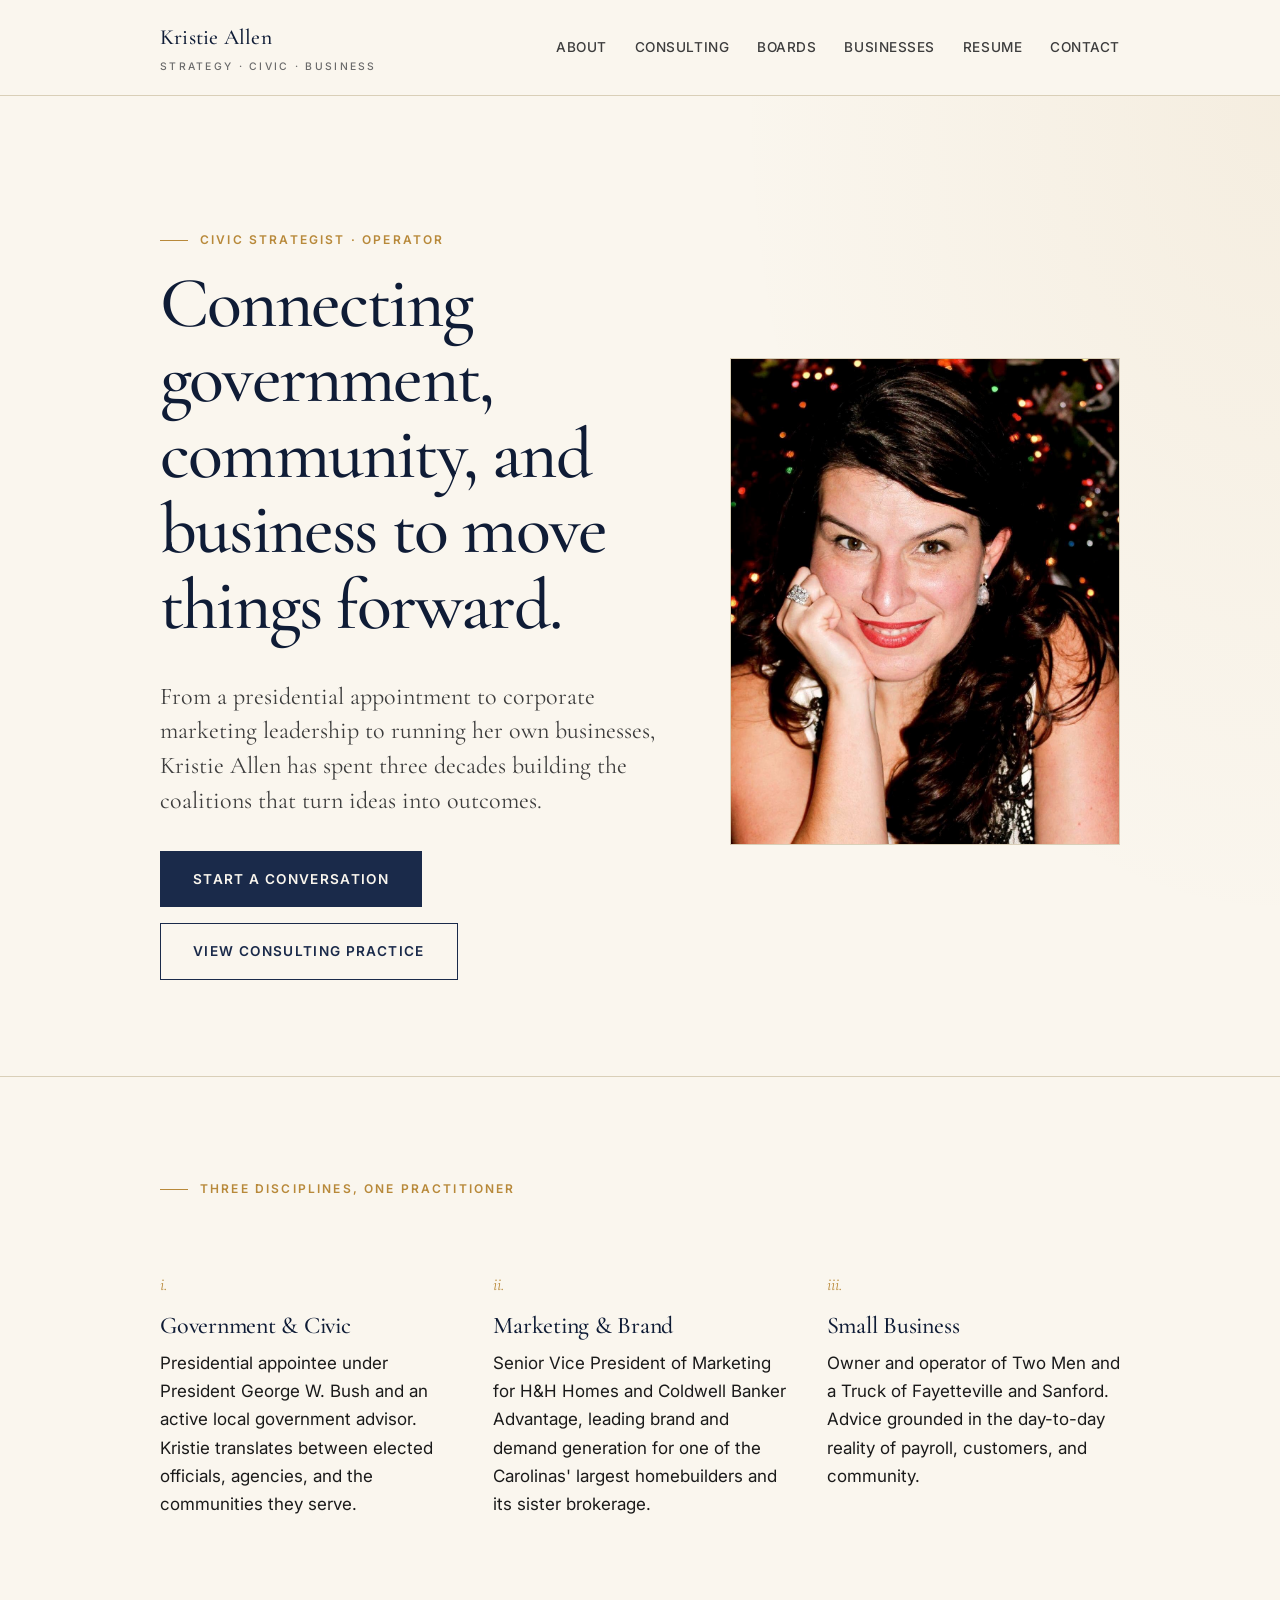
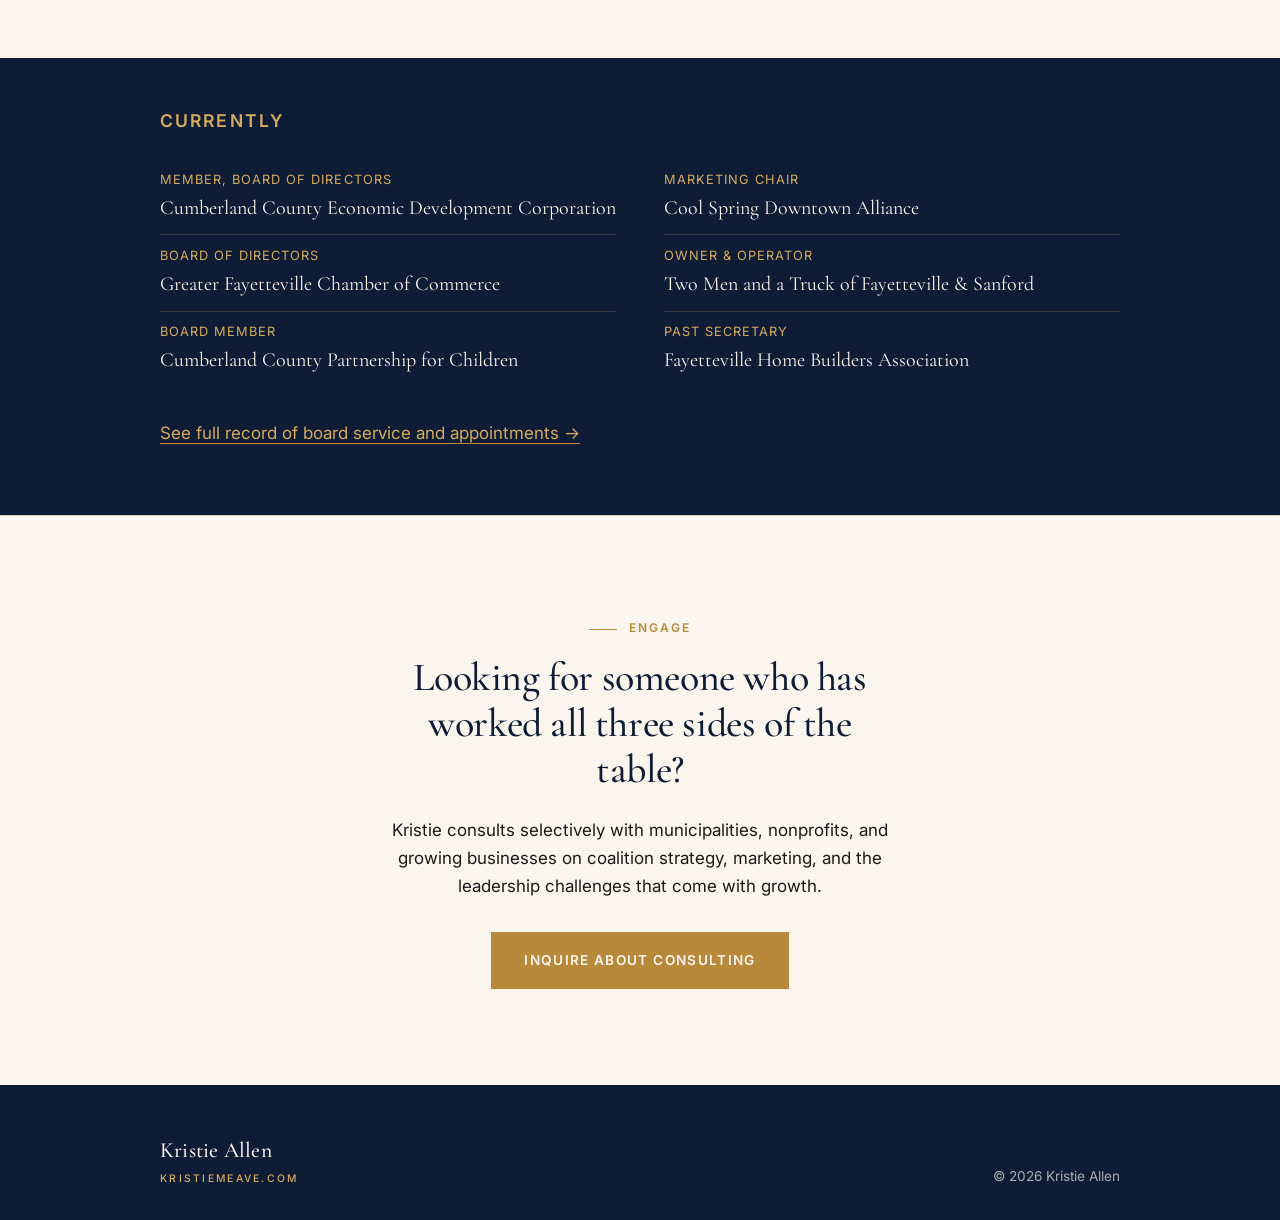
<file: index.html>
<!doctype html>
<html lang="en">
<head>
<meta charset="utf-8">
<meta name="viewport" content="width=device-width, initial-scale=1">
<title>Kristie Allen</title>
<meta name="description" content="Kristie Allen is a civic strategist, marketing executive, and small business owner in Fayetteville, NC.">
<link rel="preconnect" href="https://fonts.googleapis.com">
<link rel="preconnect" href="https://fonts.gstatic.com" crossorigin>
<link href="https://fonts.googleapis.com/css2?family=Cormorant+Garamond:ital,wght@0,400;0,500;0,600;1,400;1,500&family=Inter:wght@400;500;600;700&family=JetBrains+Mono:wght@400;500&display=swap" rel="stylesheet">
<link rel="stylesheet" href="assets/css/style.css">
</head>
<body>

<header class="site-header">
  <div class="site-header__inner">
    <a href="index.html" class="brand">Kristie Allen<small>Strategy &middot; Civic &middot; Business</small></a>
    <button class="nav__toggle" aria-label="Menu">&#9776;</button>
    <nav class="nav">
      <a href="about.html">About</a>
      <a href="consulting.html">Consulting</a>
      <a href="boards.html">Boards</a>
      <a href="businesses.html">Businesses</a>
      <a href="resume.html">Resume</a>
      <a href="contact.html">Contact</a>
    </nav>
  </div>
</header>

<section class="hero">
  <div class="container">
    <div class="hero__grid">
      <div>
        <span class="eyebrow">Civic Strategist &middot; Operator</span>
        <h1>Connecting government, community, and business to move things forward.</h1>
        <p class="lead">From a presidential appointment to corporate marketing leadership to running her own businesses, Kristie Allen has spent three decades building the coalitions that turn ideas into outcomes.</p>
        <div class="cta-row">
          <a class="btn" href="contact.html">Start a conversation</a>
          <a class="btn btn--ghost" href="consulting.html">View consulting practice</a>
        </div>
      </div>
      <div class="hero__portrait"><img src="assets/img/kristie-portrait.jpg" alt="Kristie Allen"></div>
    </div>
  </div>
</section>

<section>
  <div class="container">
    <span class="eyebrow">Three Disciplines, One Practitioner</span>
    <div class="grid-3" style="margin-top: 2rem;">
      <div class="pillar">
        <span class="pillar__num">i.</span>
        <h3>Government &amp; Civic</h3>
        <p>Presidential appointee under President George W. Bush and an active local government advisor. Kristie translates between elected officials, agencies, and the communities they serve.</p>
      </div>
      <div class="pillar">
        <span class="pillar__num">ii.</span>
        <h3>Marketing &amp; Brand</h3>
        <p>Senior Vice President of Marketing for H&amp;H Homes and Coldwell Banker Advantage, leading brand and demand generation for one of the Carolinas' largest homebuilders and its sister brokerage.</p>
      </div>
      <div class="pillar">
        <span class="pillar__num">iii.</span>
        <h3>Small Business</h3>
        <p>Owner and operator of Two Men and a Truck of Fayetteville and Sanford. Advice grounded in the day-to-day reality of payroll, customers, and community.</p>
      </div>
    </div>
  </div>
</section>

<section class="currently">
  <div class="container">
    <h4>Currently</h4>
    <div class="grid-2" style="gap: 3rem;">
      <div>
        <div class="item"><div class="item__role">Member, Board of Directors</div><div class="item__org">Cumberland County Economic Development Corporation</div></div>
        <div class="item"><div class="item__role">Board of Directors</div><div class="item__org">Greater Fayetteville Chamber of Commerce</div></div>
        <div class="item"><div class="item__role">Board Member</div><div class="item__org">Cumberland County Partnership for Children</div></div>
      </div>
      <div>
        <div class="item"><div class="item__role">Marketing Chair</div><div class="item__org">Cool Spring Downtown Alliance</div></div>
        <div class="item"><div class="item__role">Owner &amp; Operator</div><div class="item__org">Two Men and a Truck of Fayetteville &amp; Sanford</div></div>
        <div class="item"><div class="item__role">Past Secretary</div><div class="item__org">Fayetteville Home Builders Association</div></div>
      </div>
    </div>
    <p style="margin-top: 2rem; color: rgba(250, 246, 238, 0.7);">
      <a href="boards.html" style="color: var(--gold-soft); border-color: var(--gold);">See full record of board service and appointments &rarr;</a>
    </p>
  </div>
</section>

<section>
  <div class="container--narrow" style="text-align: center;">
    <span class="eyebrow">Engage</span>
    <h2 style="max-width: 32rem; margin: 0 auto 1.5rem;">Looking for someone who has worked all three sides of the table?</h2>
    <p style="margin: 0 auto 2rem;">Kristie consults selectively with municipalities, nonprofits, and growing businesses on coalition strategy, marketing, and the leadership challenges that come with growth.</p>
    <div class="cta-row" style="justify-content: center;">
      <a class="btn btn--gold" href="contact.html">Inquire about consulting</a>
    </div>
  </div>
</section>

<footer class="site-footer">
  <div class="container">
    <a href="index.html" class="brand">Kristie Allen<small>kristiemeave.com</small></a>
    <p>&copy; <span id="year">2026</span> Kristie Allen</p>
  </div>
</footer>
<script src="assets/js/main.js"></script>
</body>
</html>
</file>
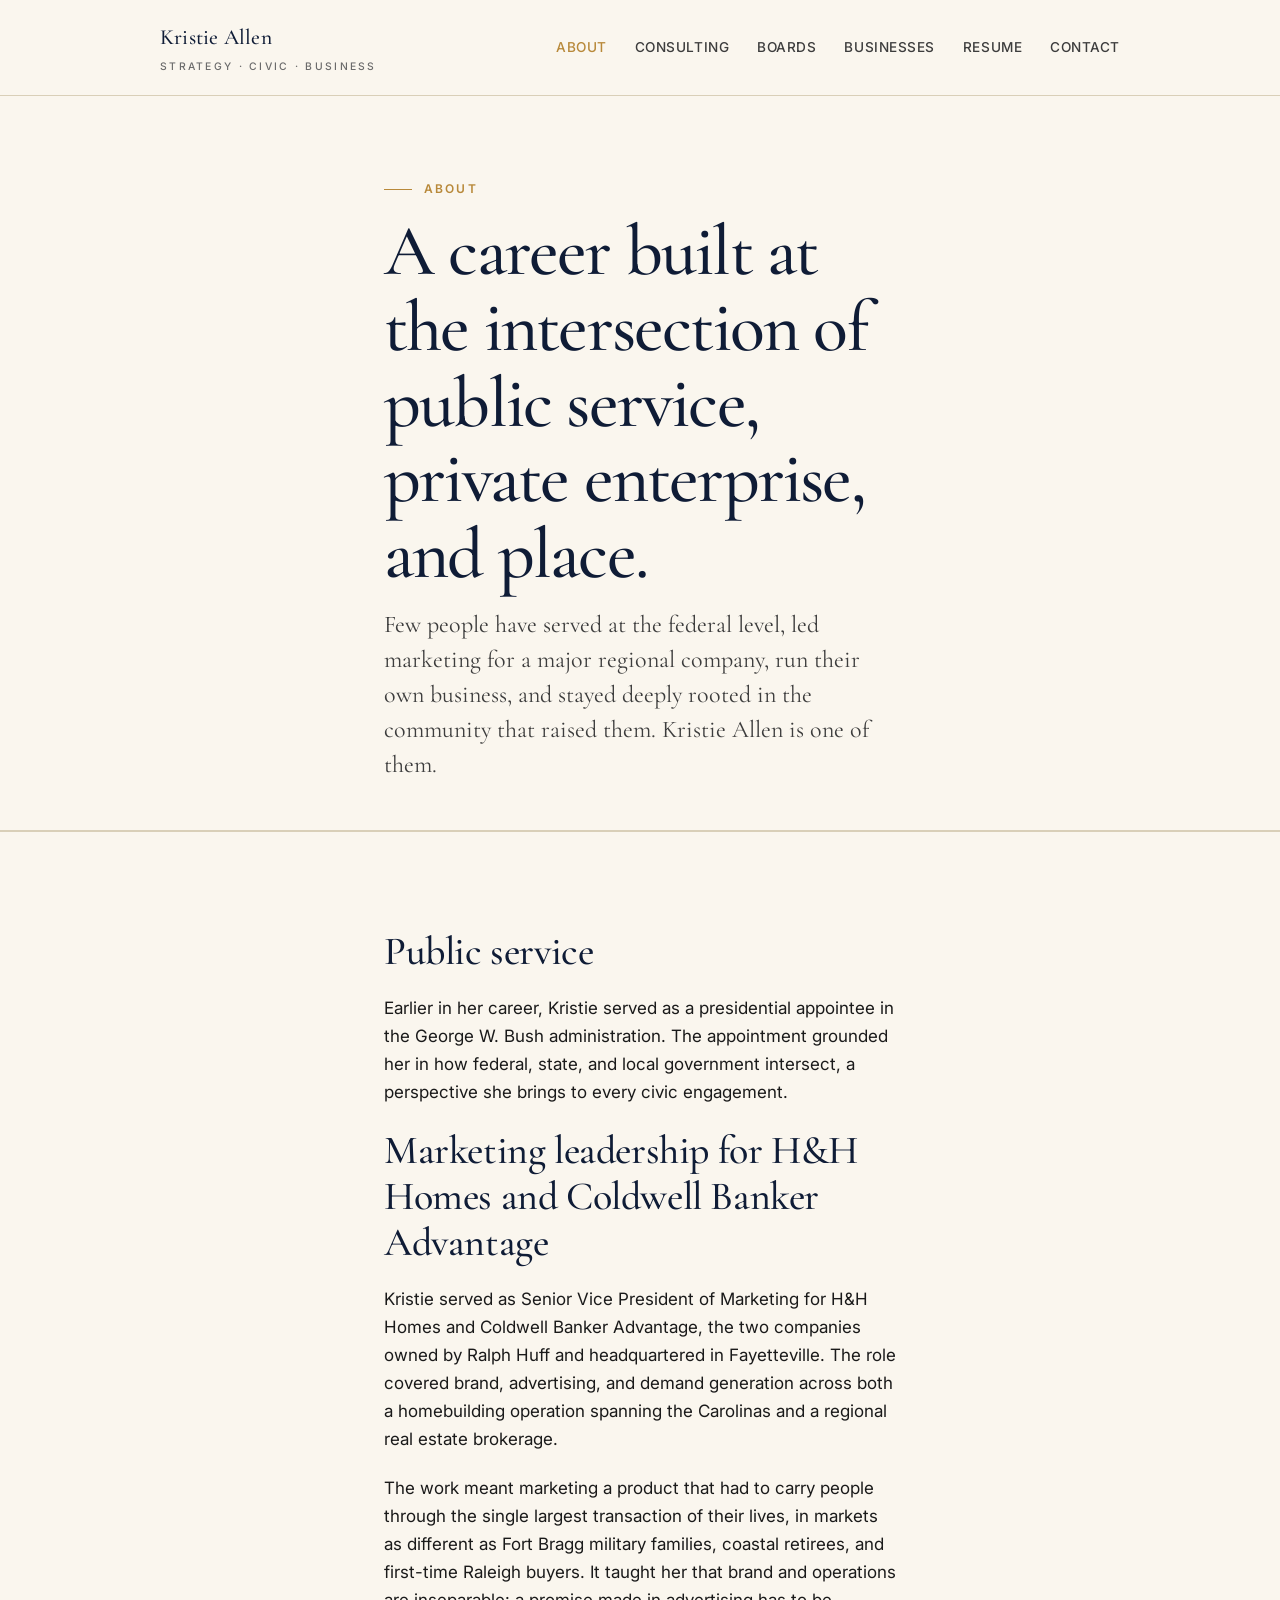
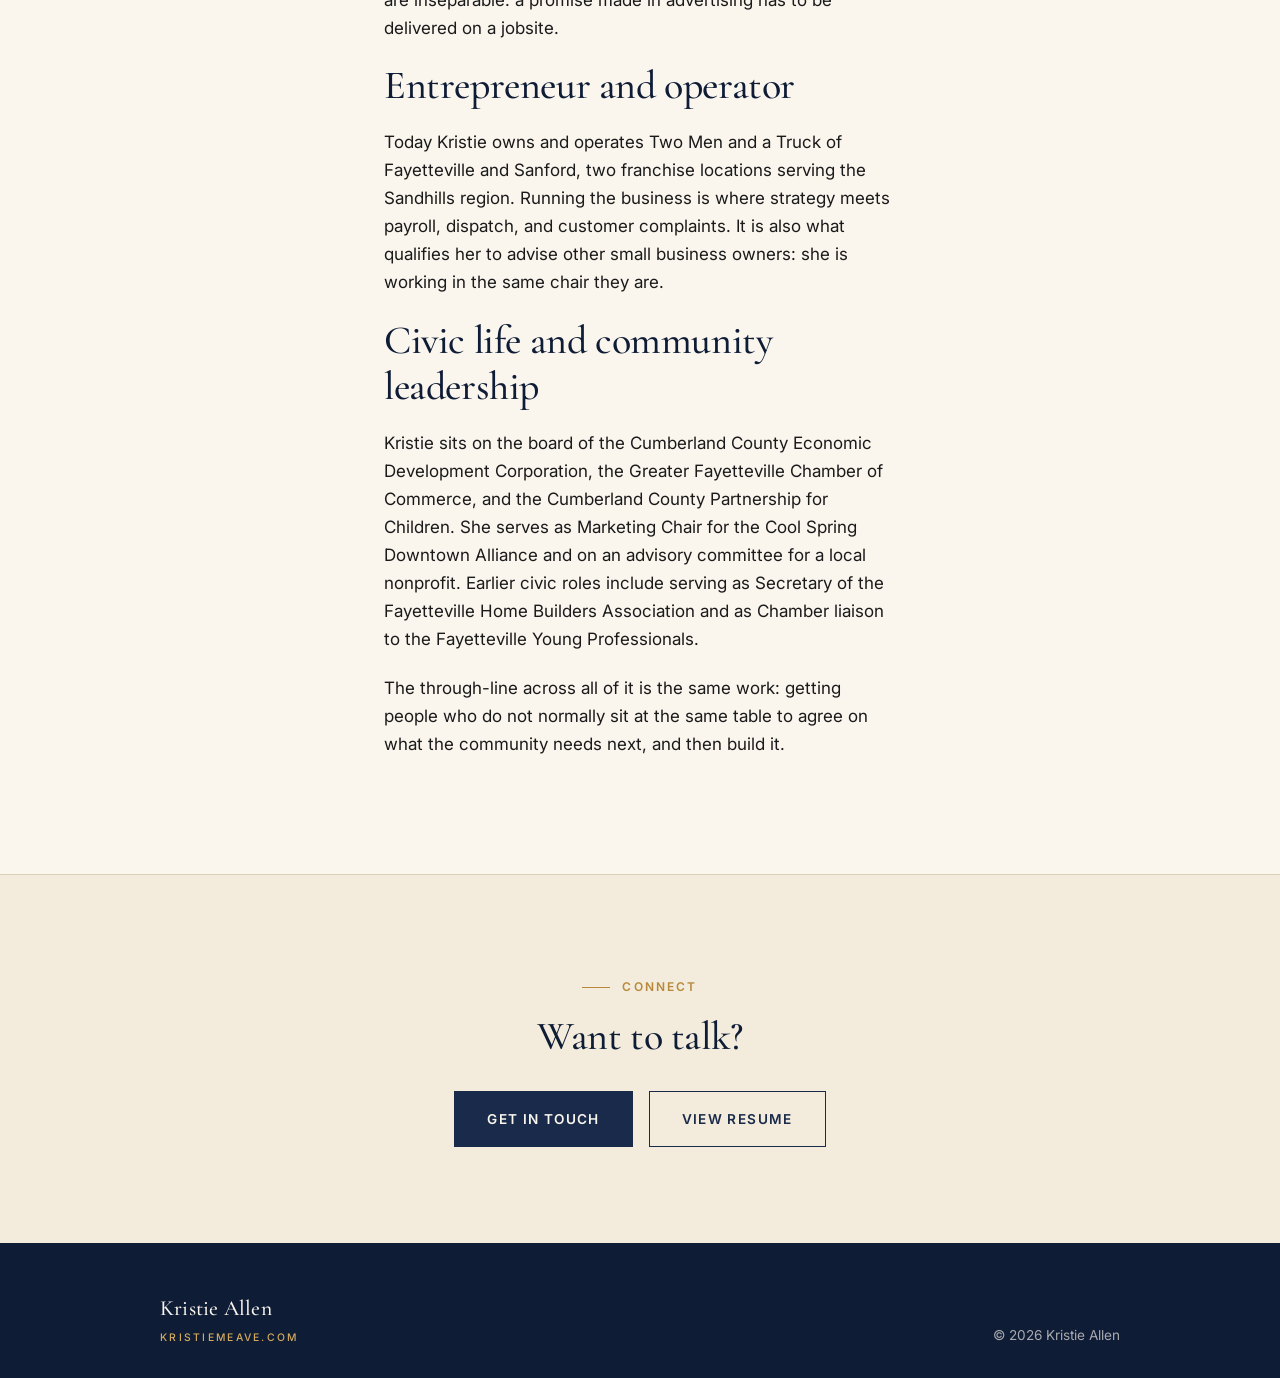
<file: about.html>
<!doctype html>
<html lang="en">
<head>
<meta charset="utf-8">
<meta name="viewport" content="width=device-width, initial-scale=1">
<title>About &middot; Kristie Allen</title>
<link rel="preconnect" href="https://fonts.googleapis.com">
<link rel="preconnect" href="https://fonts.gstatic.com" crossorigin>
<link href="https://fonts.googleapis.com/css2?family=Cormorant+Garamond:ital,wght@0,400;0,500;0,600;1,400;1,500&family=Inter:wght@400;500;600;700&family=JetBrains+Mono:wght@400;500&display=swap" rel="stylesheet">
<link rel="stylesheet" href="assets/css/style.css">
</head>
<body>
<header class="site-header">
  <div class="site-header__inner">
    <a href="index.html" class="brand">Kristie Allen<small>Strategy &middot; Civic &middot; Business</small></a>
    <button class="nav__toggle" aria-label="Menu">&#9776;</button>
    <nav class="nav">
      <a href="about.html" class="active">About</a>
      <a href="consulting.html">Consulting</a>
      <a href="boards.html">Boards</a>
      <a href="businesses.html">Businesses</a>
      <a href="resume.html">Resume</a>
      <a href="contact.html">Contact</a>
    </nav>
  </div>
</header>
<section class="page-header">
  <div class="container--narrow">
    <span class="eyebrow">About</span>
    <h1>A career built at the intersection of public service, private enterprise, and place.</h1>
    <p class="lead">Few people have served at the federal level, led marketing for a major regional company, run their own business, and stayed deeply rooted in the community that raised them. Kristie Allen is one of them.</p>
  </div>
</section>
<section>
  <div class="container--narrow">
    <h2>Public service</h2>
    <p>Earlier in her career, Kristie served as a presidential appointee in the George W. Bush administration. The appointment grounded her in how federal, state, and local government intersect, a perspective she brings to every civic engagement.</p>
    <h2>Marketing leadership for H&amp;H Homes and Coldwell Banker Advantage</h2>
    <p>Kristie served as Senior Vice President of Marketing for H&amp;H Homes and Coldwell Banker Advantage, the two companies owned by Ralph Huff and headquartered in Fayetteville. The role covered brand, advertising, and demand generation across both a homebuilding operation spanning the Carolinas and a regional real estate brokerage.</p>
    <p>The work meant marketing a product that had to carry people through the single largest transaction of their lives, in markets as different as Fort Bragg military families, coastal retirees, and first-time Raleigh buyers. It taught her that brand and operations are inseparable: a promise made in advertising has to be delivered on a jobsite.</p>
    <h2>Entrepreneur and operator</h2>
    <p>Today Kristie owns and operates Two Men and a Truck of Fayetteville and Sanford, two franchise locations serving the Sandhills region. Running the business is where strategy meets payroll, dispatch, and customer complaints. It is also what qualifies her to advise other small business owners: she is working in the same chair they are.</p>
    <h2>Civic life and community leadership</h2>
    <p>Kristie sits on the board of the Cumberland County Economic Development Corporation, the Greater Fayetteville Chamber of Commerce, and the Cumberland County Partnership for Children. She serves as Marketing Chair for the Cool Spring Downtown Alliance and on an advisory committee for a local nonprofit. Earlier civic roles include serving as Secretary of the Fayetteville Home Builders Association and as Chamber liaison to the Fayetteville Young Professionals.</p>
    <p>The through-line across all of it is the same work: getting people who do not normally sit at the same table to agree on what the community needs next, and then build it.</p>
  </div>
</section>
<section style="background: var(--cream-warm);">
  <div class="container--narrow" style="text-align: center;">
    <span class="eyebrow">Connect</span>
    <h2 style="max-width: 32rem; margin: 0 auto 1.5rem;">Want to talk?</h2>
    <div class="cta-row" style="justify-content: center;">
      <a class="btn" href="contact.html">Get in touch</a>
      <a class="btn btn--ghost" href="resume.html">View resume</a>
    </div>
  </div>
</section>
<footer class="site-footer">
  <div class="container">
    <a href="index.html" class="brand">Kristie Allen<small>kristiemeave.com</small></a>
    <p>&copy; <span id="year">2026</span> Kristie Allen</p>
  </div>
</footer>
<script src="assets/js/main.js"></script>
</body>
</html>
</file>
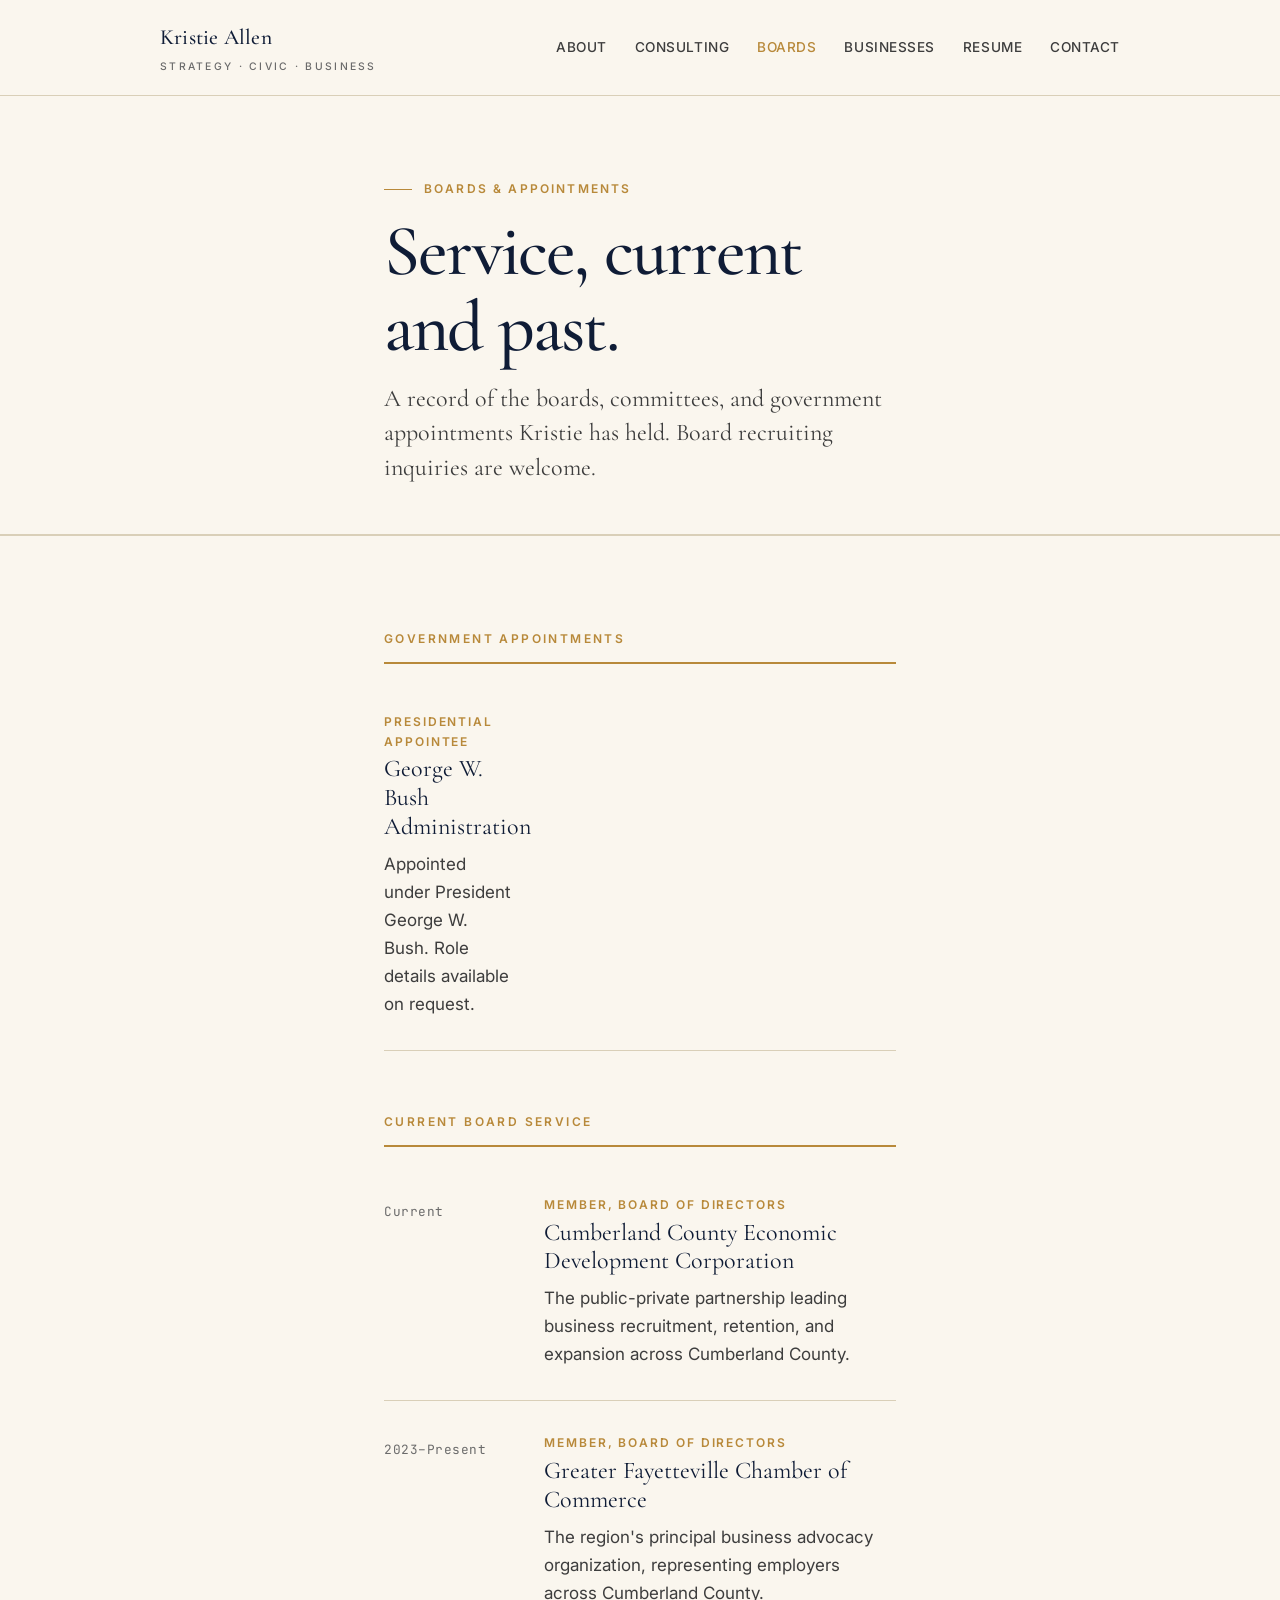
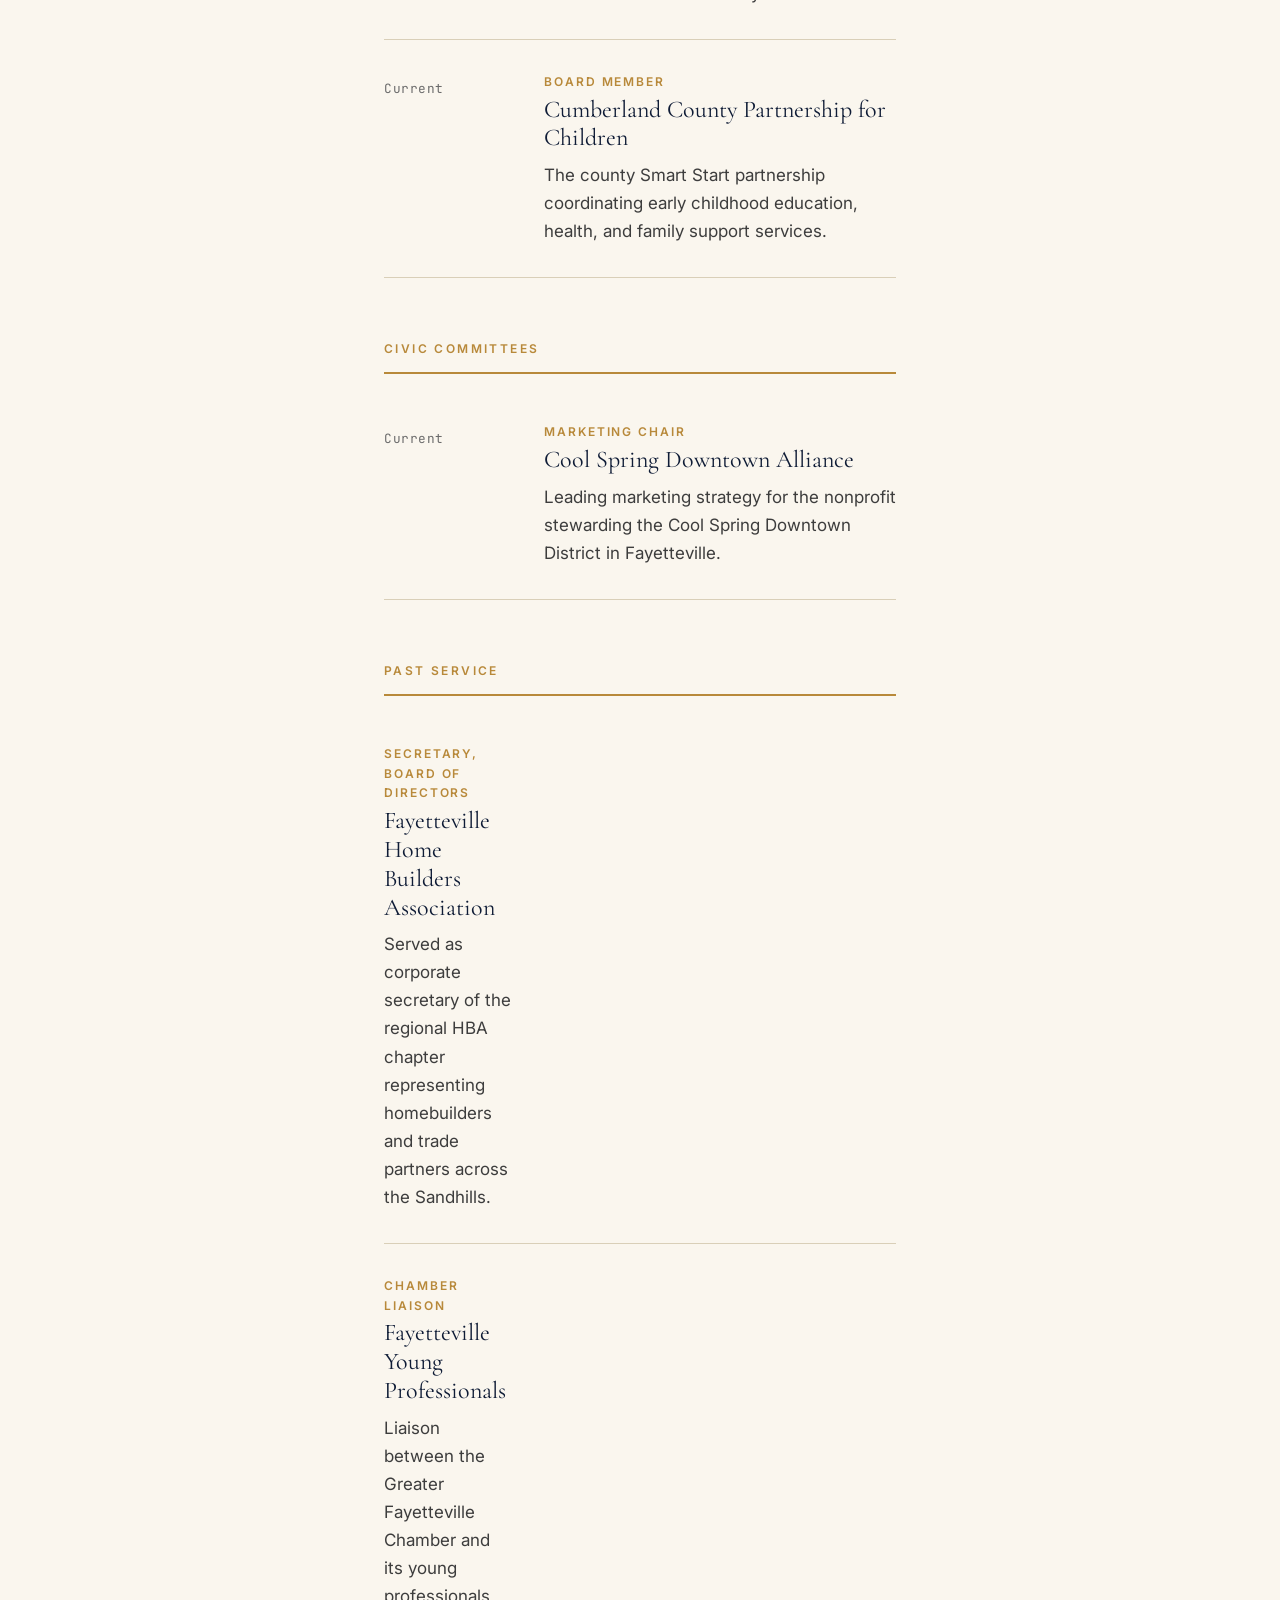
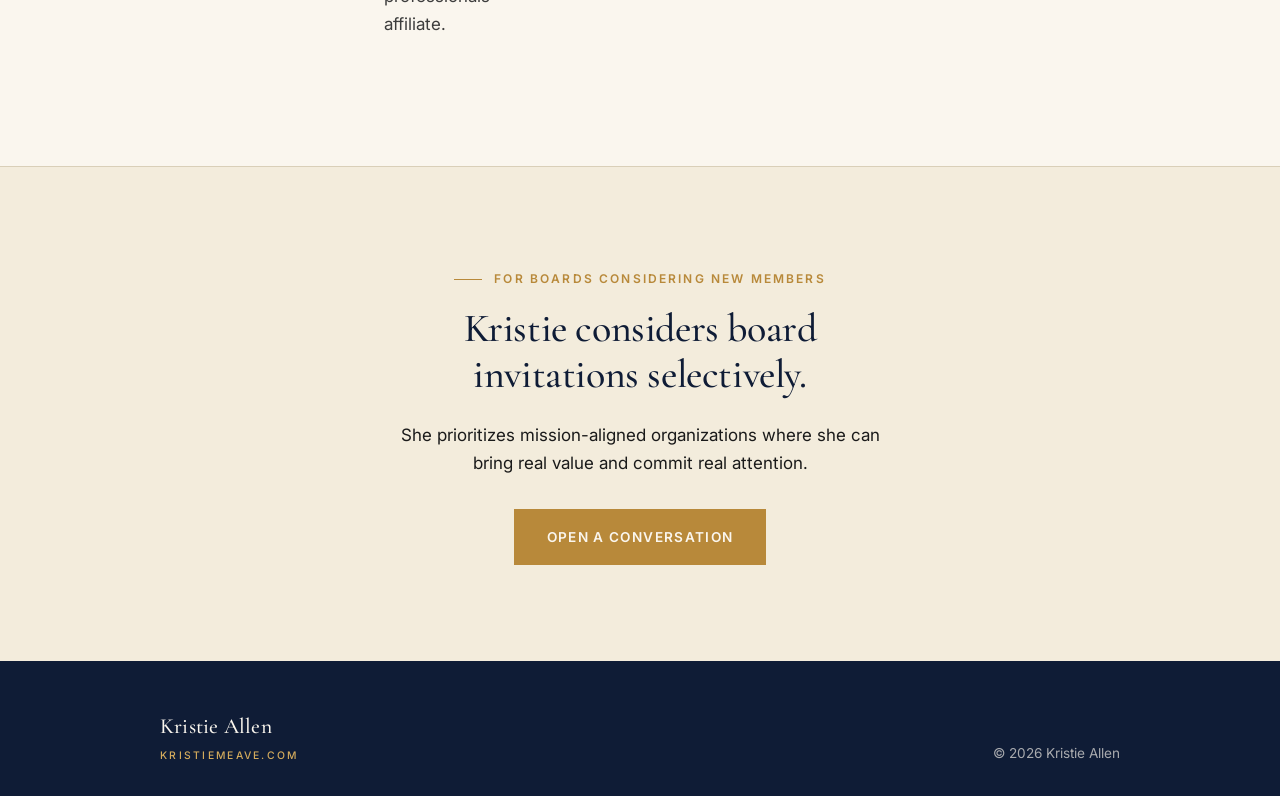
<file: boards.html>
<!doctype html>
<html lang="en">
<head>
<meta charset="utf-8">
<meta name="viewport" content="width=device-width, initial-scale=1">
<title>Boards &middot; Kristie Allen</title>
<link rel="preconnect" href="https://fonts.googleapis.com">
<link rel="preconnect" href="https://fonts.gstatic.com" crossorigin>
<link href="https://fonts.googleapis.com/css2?family=Cormorant+Garamond:ital,wght@0,400;0,500;0,600;1,400;1,500&family=Inter:wght@400;500;600;700&family=JetBrains+Mono:wght@400;500&display=swap" rel="stylesheet">
<link rel="stylesheet" href="assets/css/style.css">
</head>
<body>
<header class="site-header">
  <div class="site-header__inner">
    <a href="index.html" class="brand">Kristie Allen<small>Strategy &middot; Civic &middot; Business</small></a>
    <button class="nav__toggle" aria-label="Menu">&#9776;</button>
    <nav class="nav">
      <a href="about.html">About</a>
      <a href="consulting.html">Consulting</a>
      <a href="boards.html" class="active">Boards</a>
      <a href="businesses.html">Businesses</a>
      <a href="resume.html">Resume</a>
      <a href="contact.html">Contact</a>
    </nav>
  </div>
</header>
<section class="page-header">
  <div class="container--narrow">
    <span class="eyebrow">Boards &amp; Appointments</span>
    <h1>Service, current and past.</h1>
    <p class="lead">A record of the boards, committees, and government appointments Kristie has held. Board recruiting inquiries are welcome.</p>
  </div>
</section>
<section>
  <div class="container--narrow">
    <h2 class="group-heading">Government Appointments</h2>
    <div class="entry">
      <div>
        <div class="entry__role">Presidential Appointee</div>
        <div class="entry__org">George W. Bush Administration</div>
        <p class="entry__detail">Appointed under President George W. Bush. Role details available on request.</p>
      </div>
    </div>
    <h2 class="group-heading">Current Board Service</h2>
    <div class="entry">
      <div class="entry__dates">Current</div>
      <div>
        <div class="entry__role">Member, Board of Directors</div>
        <div class="entry__org">Cumberland County Economic Development Corporation</div>
        <p class="entry__detail">The public-private partnership leading business recruitment, retention, and expansion across Cumberland County.</p>
      </div>
    </div>
    <div class="entry">
      <div class="entry__dates">2023&ndash;Present</div>
      <div>
        <div class="entry__role">Member, Board of Directors</div>
        <div class="entry__org">Greater Fayetteville Chamber of Commerce</div>
        <p class="entry__detail">The region's principal business advocacy organization, representing employers across Cumberland County.</p>
      </div>
    </div>
    <div class="entry">
      <div class="entry__dates">Current</div>
      <div>
        <div class="entry__role">Board Member</div>
        <div class="entry__org">Cumberland County Partnership for Children</div>
        <p class="entry__detail">The county Smart Start partnership coordinating early childhood education, health, and family support services.</p>
      </div>
    </div>

    <h2 class="group-heading">Civic Committees</h2>
    <div class="entry">
      <div class="entry__dates">Current</div>
      <div>
        <div class="entry__role">Marketing Chair</div>
        <div class="entry__org">Cool Spring Downtown Alliance</div>
        <p class="entry__detail">Leading marketing strategy for the nonprofit stewarding the Cool Spring Downtown District in Fayetteville.</p>
      </div>
    </div>

    <h2 class="group-heading">Past Service</h2>
    <div class="entry">
      <div>
        <div class="entry__role">Secretary, Board of Directors</div>
        <div class="entry__org">Fayetteville Home Builders Association</div>
        <p class="entry__detail">Served as corporate secretary of the regional HBA chapter representing homebuilders and trade partners across the Sandhills.</p>
      </div>
    </div>
    <div class="entry">
      <div>
        <div class="entry__role">Chamber Liaison</div>
        <div class="entry__org">Fayetteville Young Professionals</div>
        <p class="entry__detail">Liaison between the Greater Fayetteville Chamber and its young professionals affiliate.</p>
      </div>
    </div>
  </div>
</section>
<section style="background: var(--cream-warm);">
  <div class="container--narrow" style="text-align: center;">
    <span class="eyebrow">For Boards Considering New Members</span>
    <h2 style="max-width: 32rem; margin: 0 auto 1.5rem;">Kristie considers board invitations selectively.</h2>
    <p style="margin: 0 auto 2rem;">She prioritizes mission-aligned organizations where she can bring real value and commit real attention.</p>
    <a class="btn btn--gold" href="contact.html">Open a conversation</a>
  </div>
</section>
<footer class="site-footer">
  <div class="container">
    <a href="index.html" class="brand">Kristie Allen<small>kristiemeave.com</small></a>
    <p>&copy; <span id="year">2026</span> Kristie Allen</p>
  </div>
</footer>
<script src="assets/js/main.js"></script>
</body>
</html>
</file>
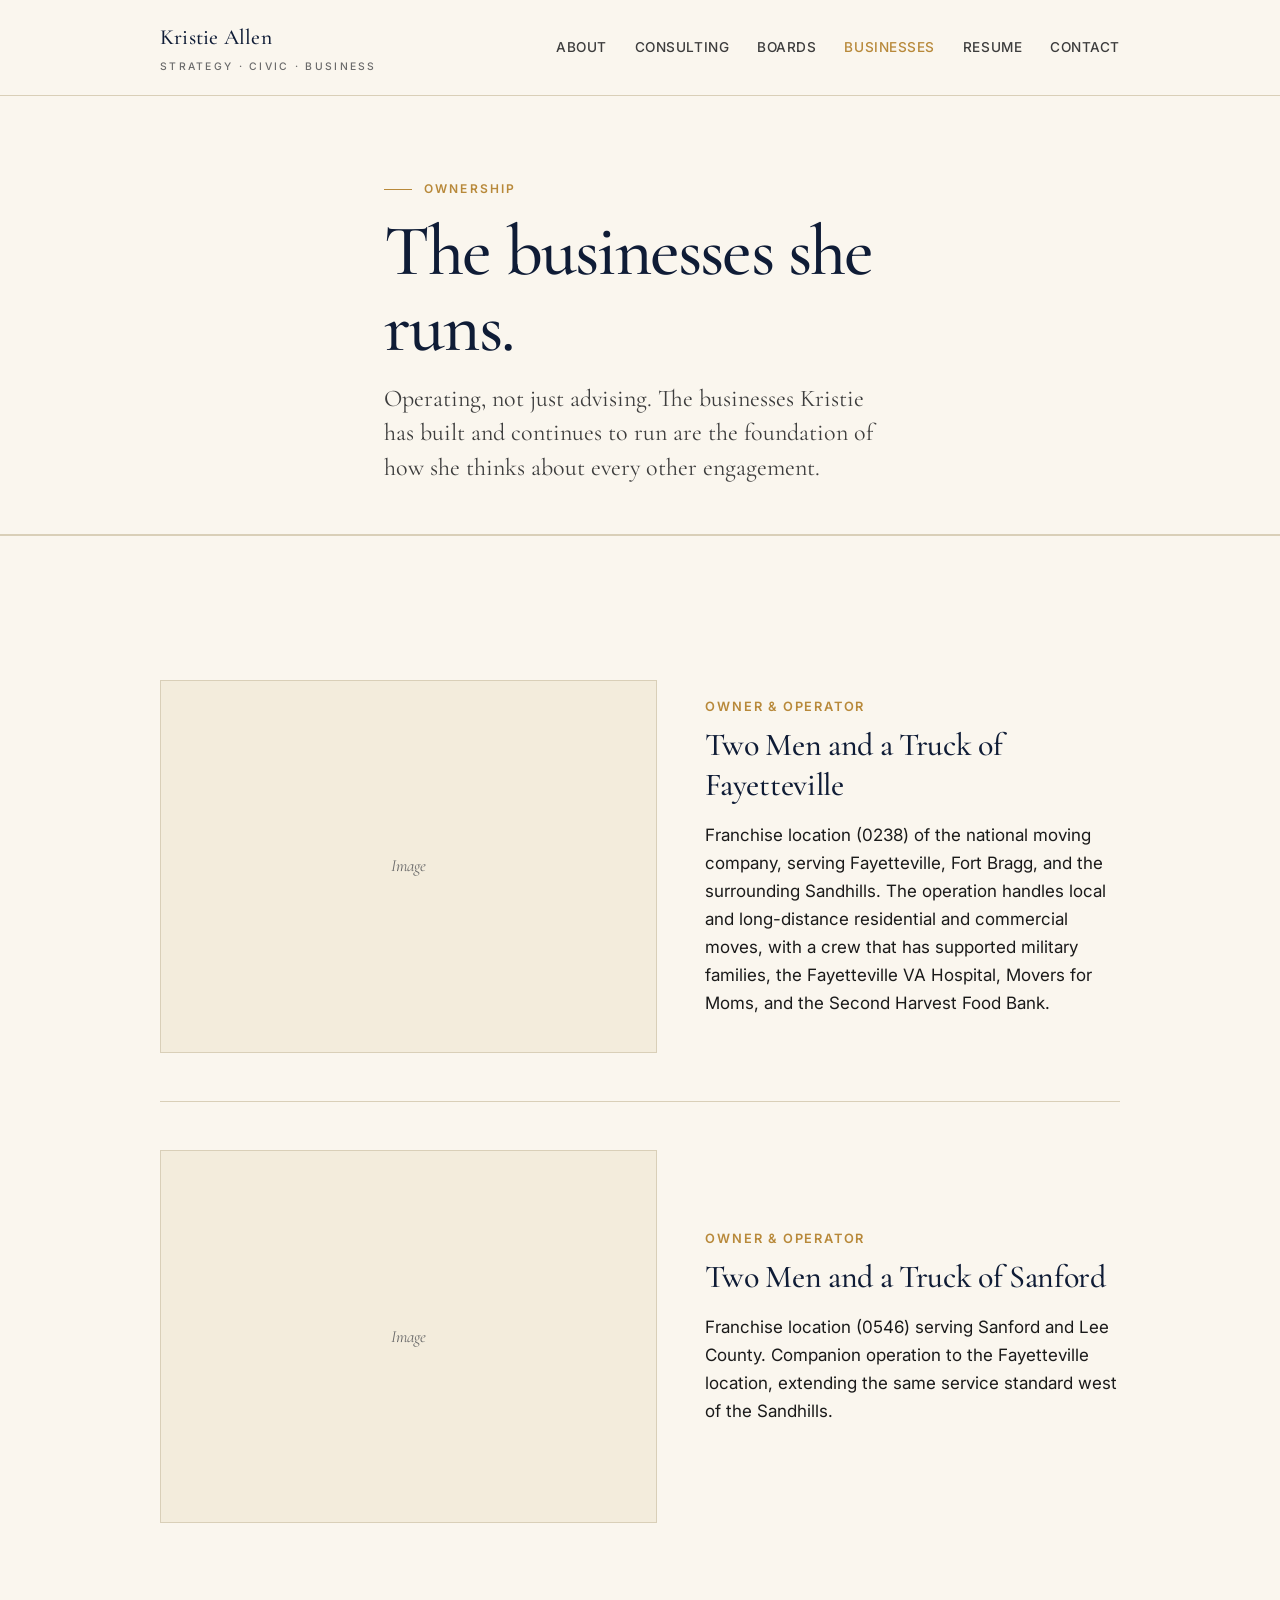
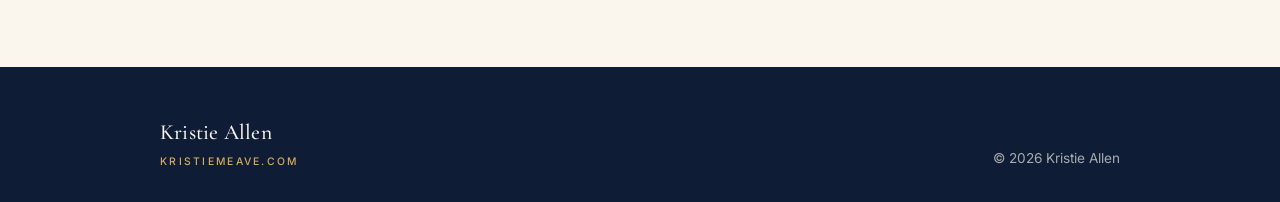
<file: businesses.html>
<!doctype html>
<html lang="en">
<head>
<meta charset="utf-8">
<meta name="viewport" content="width=device-width, initial-scale=1">
<title>Businesses &middot; Kristie Allen</title>
<link rel="preconnect" href="https://fonts.googleapis.com">
<link rel="preconnect" href="https://fonts.gstatic.com" crossorigin>
<link href="https://fonts.googleapis.com/css2?family=Cormorant+Garamond:ital,wght@0,400;0,500;0,600;1,400;1,500&family=Inter:wght@400;500;600;700&family=JetBrains+Mono:wght@400;500&display=swap" rel="stylesheet">
<link rel="stylesheet" href="assets/css/style.css">
</head>
<body>
<header class="site-header">
  <div class="site-header__inner">
    <a href="index.html" class="brand">Kristie Allen<small>Strategy &middot; Civic &middot; Business</small></a>
    <button class="nav__toggle" aria-label="Menu">&#9776;</button>
    <nav class="nav">
      <a href="about.html">About</a>
      <a href="consulting.html">Consulting</a>
      <a href="boards.html">Boards</a>
      <a href="businesses.html" class="active">Businesses</a>
      <a href="resume.html">Resume</a>
      <a href="contact.html">Contact</a>
    </nav>
  </div>
</header>
<section class="page-header">
  <div class="container--narrow">
    <span class="eyebrow">Ownership</span>
    <h1>The businesses she runs.</h1>
    <p class="lead">Operating, not just advising. The businesses Kristie has built and continues to run are the foundation of how she thinks about every other engagement.</p>
  </div>
</section>
<section>
  <div class="container">
    <div class="business">
      <div class="business__media"></div>
      <div>
        <div class="business__meta">Owner &amp; Operator</div>
        <h3>Two Men and a Truck of Fayetteville</h3>
        <p>Franchise location (0238) of the national moving company, serving Fayetteville, Fort Bragg, and the surrounding Sandhills. The operation handles local and long-distance residential and commercial moves, with a crew that has supported military families, the Fayetteville VA Hospital, Movers for Moms, and the Second Harvest Food Bank.</p>
      </div>
    </div>
    <div class="business">
      <div class="business__media"></div>
      <div>
        <div class="business__meta">Owner &amp; Operator</div>
        <h3>Two Men and a Truck of Sanford</h3>
        <p>Franchise location (0546) serving Sanford and Lee County. Companion operation to the Fayetteville location, extending the same service standard west of the Sandhills.</p>
      </div>
    </div>
  </div>
</section>
<footer class="site-footer">
  <div class="container">
    <a href="index.html" class="brand">Kristie Allen<small>kristiemeave.com</small></a>
    <p>&copy; <span id="year">2026</span> Kristie Allen</p>
  </div>
</footer>
<script src="assets/js/main.js"></script>
</body>
</html>
</file>
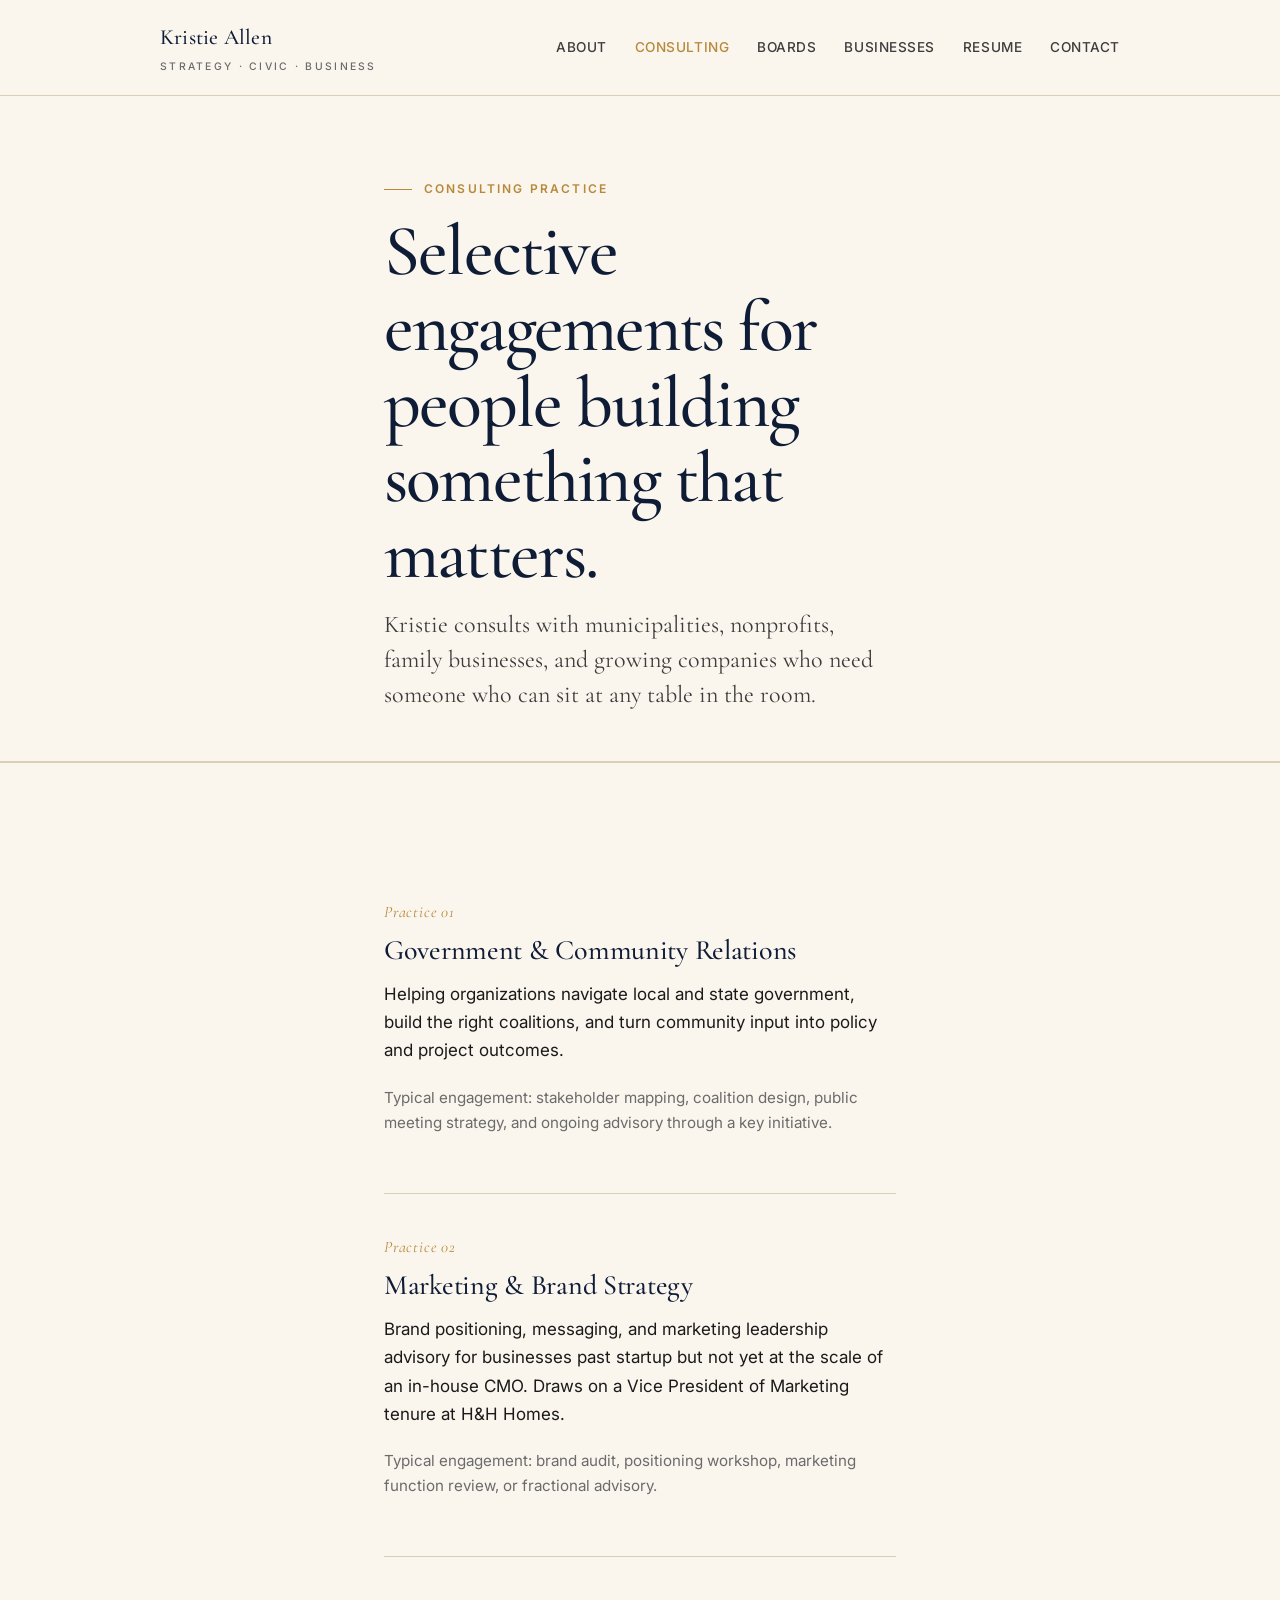
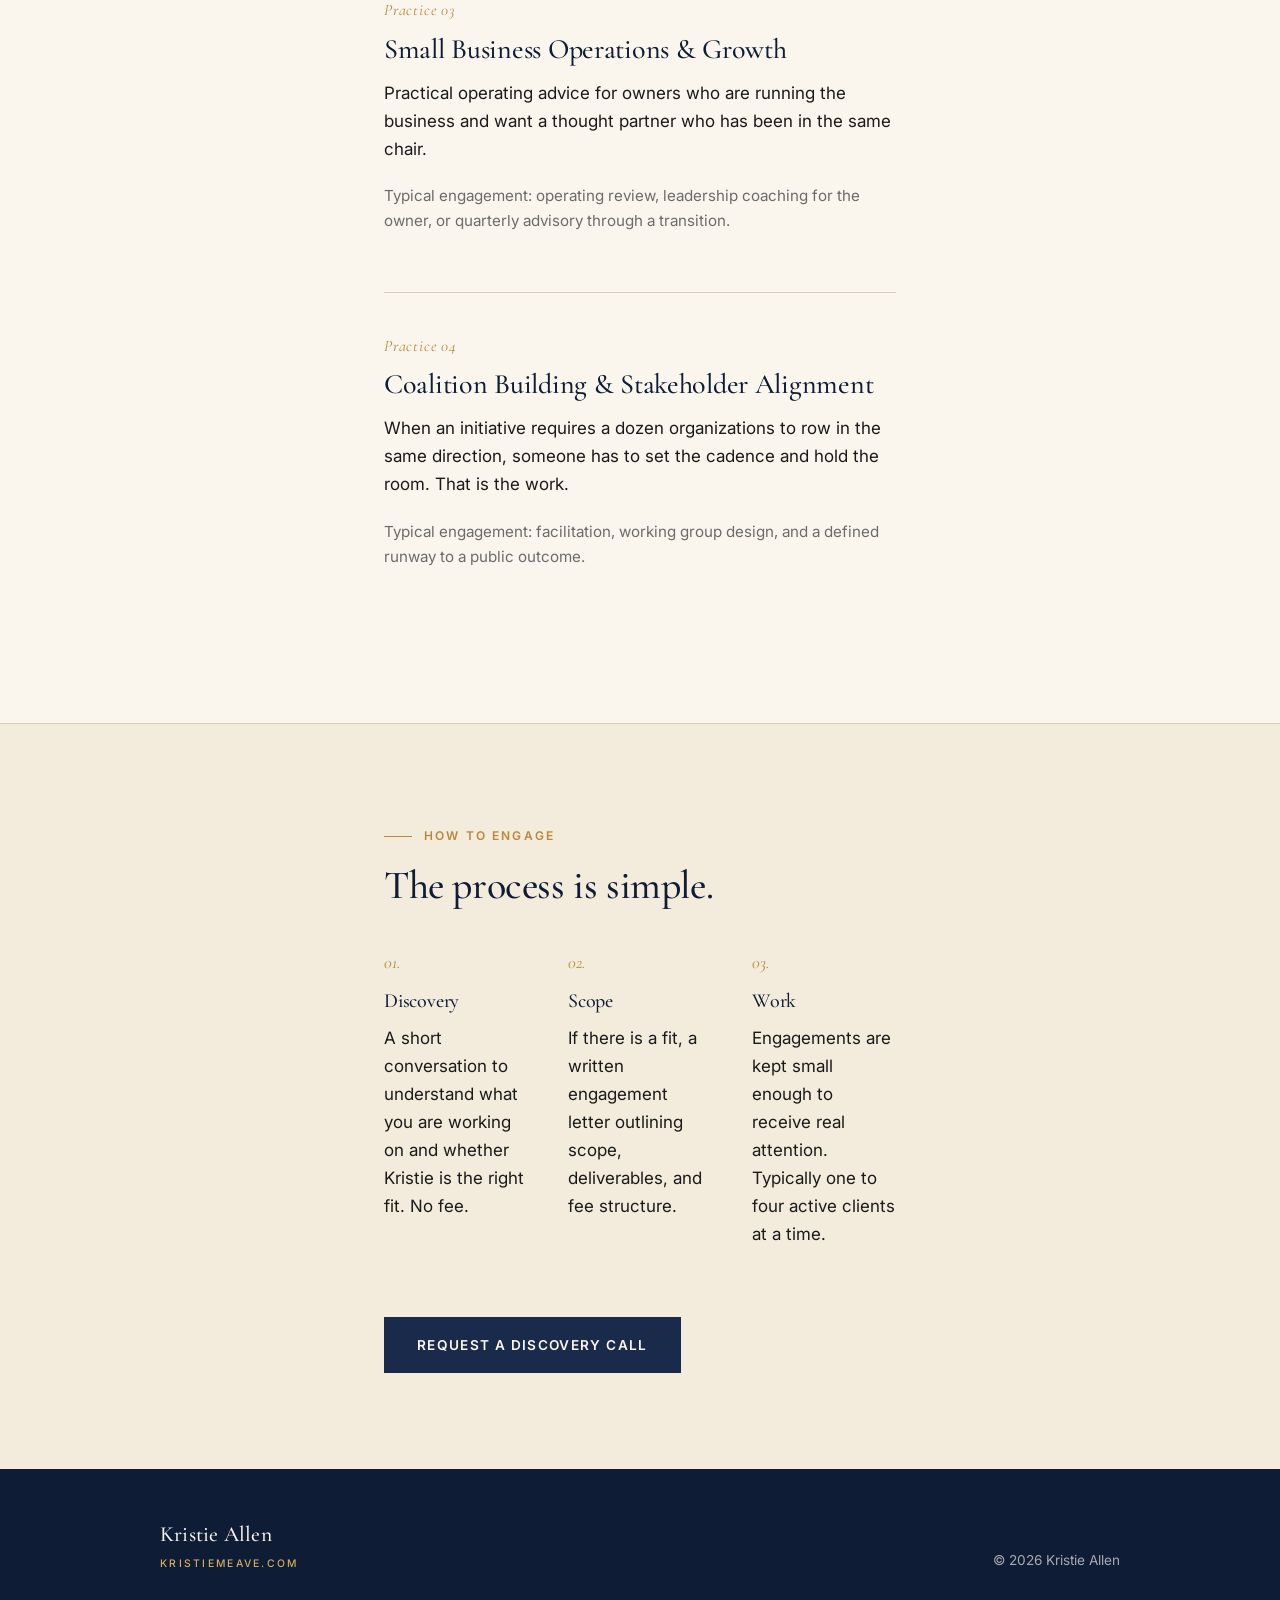
<file: consulting.html>
<!doctype html>
<html lang="en">
<head>
<meta charset="utf-8">
<meta name="viewport" content="width=device-width, initial-scale=1">
<title>Consulting &middot; Kristie Allen</title>
<link rel="preconnect" href="https://fonts.googleapis.com">
<link rel="preconnect" href="https://fonts.gstatic.com" crossorigin>
<link href="https://fonts.googleapis.com/css2?family=Cormorant+Garamond:ital,wght@0,400;0,500;0,600;1,400;1,500&family=Inter:wght@400;500;600;700&family=JetBrains+Mono:wght@400;500&display=swap" rel="stylesheet">
<link rel="stylesheet" href="assets/css/style.css">
</head>
<body>
<header class="site-header">
  <div class="site-header__inner">
    <a href="index.html" class="brand">Kristie Allen<small>Strategy &middot; Civic &middot; Business</small></a>
    <button class="nav__toggle" aria-label="Menu">&#9776;</button>
    <nav class="nav">
      <a href="about.html">About</a>
      <a href="consulting.html" class="active">Consulting</a>
      <a href="boards.html">Boards</a>
      <a href="businesses.html">Businesses</a>
      <a href="resume.html">Resume</a>
      <a href="contact.html">Contact</a>
    </nav>
  </div>
</header>
<section class="page-header">
  <div class="container--narrow">
    <span class="eyebrow">Consulting Practice</span>
    <h1>Selective engagements for people building something that matters.</h1>
    <p class="lead">Kristie consults with municipalities, nonprofits, family businesses, and growing companies who need someone who can sit at any table in the room.</p>
  </div>
</section>
<section>
  <div class="container--narrow">
    <div class="practice">
      <span class="practice__num">Practice 01</span>
      <h3>Government &amp; Community Relations</h3>
      <p>Helping organizations navigate local and state government, build the right coalitions, and turn community input into policy and project outcomes.</p>
      <p style="color: var(--muted); font-size: 0.95rem;">Typical engagement: stakeholder mapping, coalition design, public meeting strategy, and ongoing advisory through a key initiative.</p>
    </div>
    <div class="practice">
      <span class="practice__num">Practice 02</span>
      <h3>Marketing &amp; Brand Strategy</h3>
      <p>Brand positioning, messaging, and marketing leadership advisory for businesses past startup but not yet at the scale of an in-house CMO. Draws on a Vice President of Marketing tenure at H&amp;H Homes.</p>
      <p style="color: var(--muted); font-size: 0.95rem;">Typical engagement: brand audit, positioning workshop, marketing function review, or fractional advisory.</p>
    </div>
    <div class="practice">
      <span class="practice__num">Practice 03</span>
      <h3>Small Business Operations &amp; Growth</h3>
      <p>Practical operating advice for owners who are running the business and want a thought partner who has been in the same chair.</p>
      <p style="color: var(--muted); font-size: 0.95rem;">Typical engagement: operating review, leadership coaching for the owner, or quarterly advisory through a transition.</p>
    </div>
    <div class="practice">
      <span class="practice__num">Practice 04</span>
      <h3>Coalition Building &amp; Stakeholder Alignment</h3>
      <p>When an initiative requires a dozen organizations to row in the same direction, someone has to set the cadence and hold the room. That is the work.</p>
      <p style="color: var(--muted); font-size: 0.95rem;">Typical engagement: facilitation, working group design, and a defined runway to a public outcome.</p>
    </div>
  </div>
</section>
<section style="background: var(--cream-warm);">
  <div class="container--narrow">
    <span class="eyebrow">How To Engage</span>
    <h2>The process is simple.</h2>
    <div class="grid-3" style="margin-top: 2.5rem;">
      <div><span class="pillar__num">01.</span><h3 style="font-size: 1.25rem;">Discovery</h3><p>A short conversation to understand what you are working on and whether Kristie is the right fit. No fee.</p></div>
      <div><span class="pillar__num">02.</span><h3 style="font-size: 1.25rem;">Scope</h3><p>If there is a fit, a written engagement letter outlining scope, deliverables, and fee structure.</p></div>
      <div><span class="pillar__num">03.</span><h3 style="font-size: 1.25rem;">Work</h3><p>Engagements are kept small enough to receive real attention. Typically one to four active clients at a time.</p></div>
    </div>
    <div class="cta-row" style="margin-top: 3rem;">
      <a class="btn" href="contact.html">Request a discovery call</a>
    </div>
  </div>
</section>
<footer class="site-footer">
  <div class="container">
    <a href="index.html" class="brand">Kristie Allen<small>kristiemeave.com</small></a>
    <p>&copy; <span id="year">2026</span> Kristie Allen</p>
  </div>
</footer>
<script src="assets/js/main.js"></script>
</body>
</html>
</file>
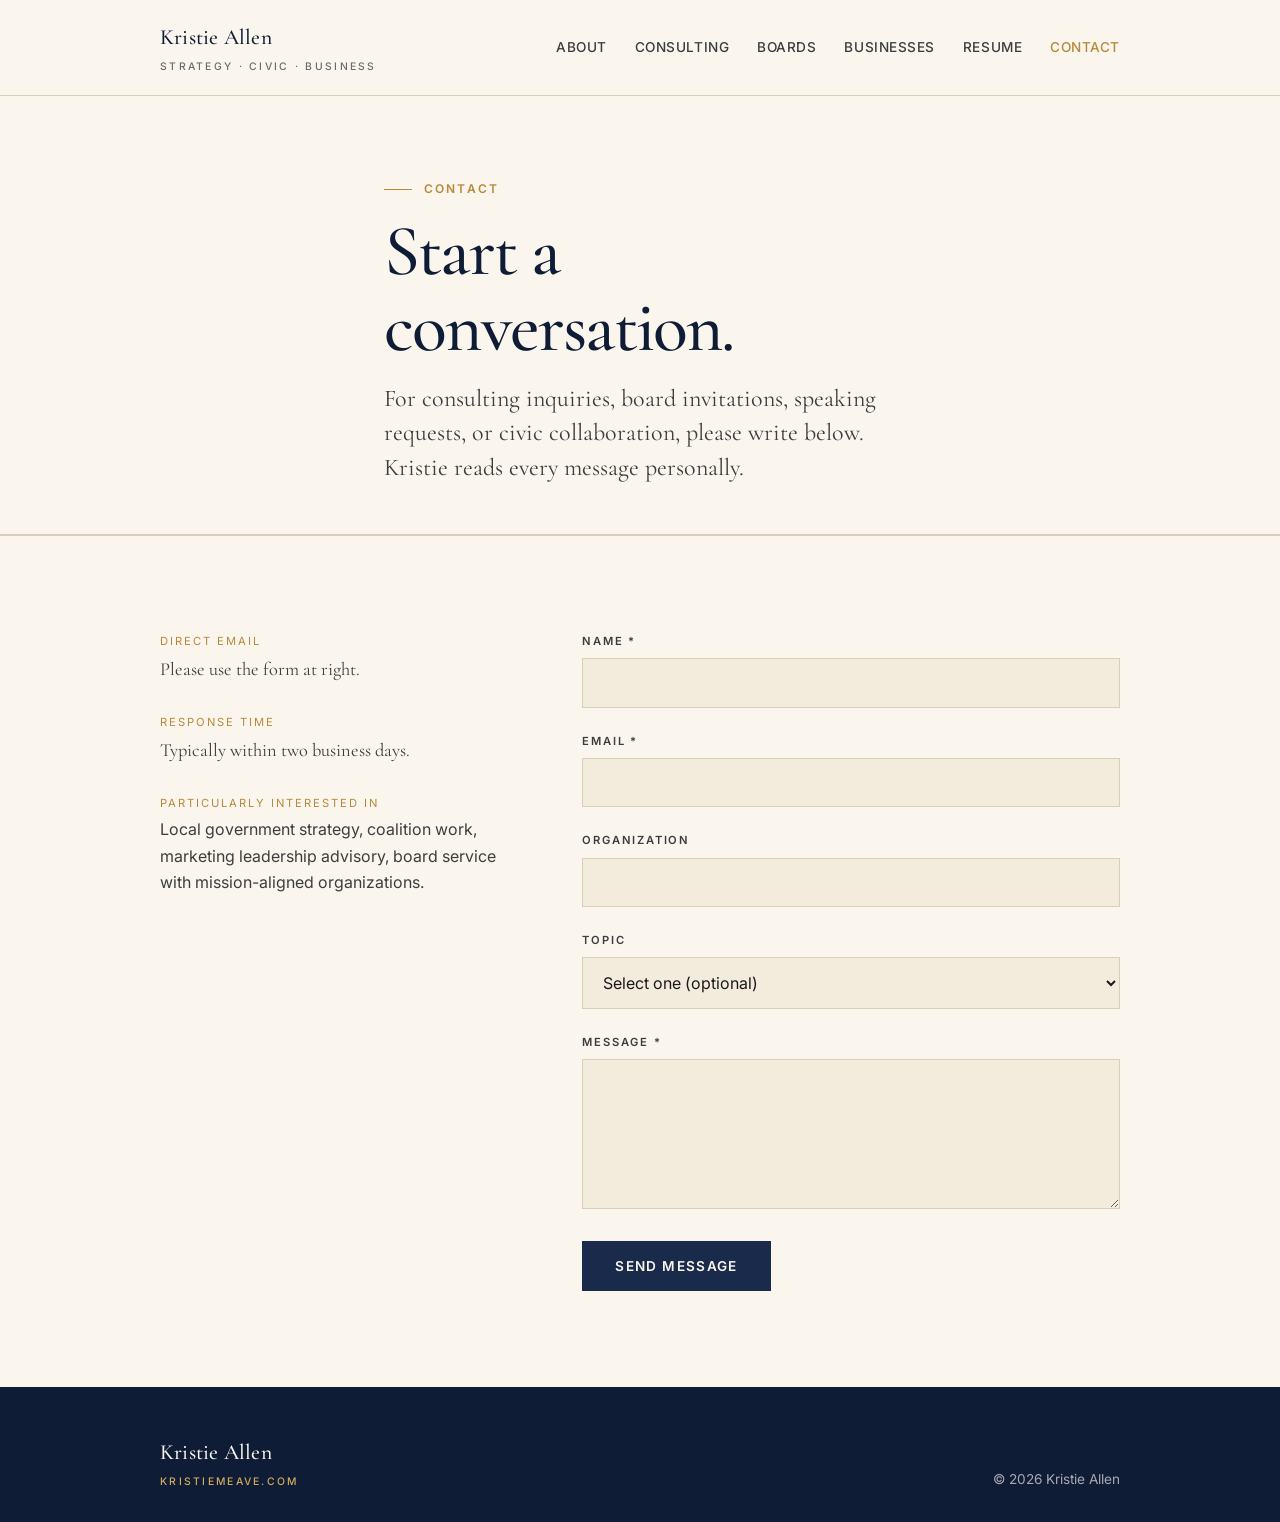
<file: contact.html>
<!doctype html>
<html lang="en">
<head>
<meta charset="utf-8">
<meta name="viewport" content="width=device-width, initial-scale=1">
<title>Contact &middot; Kristie Allen</title>
<link rel="preconnect" href="https://fonts.googleapis.com">
<link rel="preconnect" href="https://fonts.gstatic.com" crossorigin>
<link href="https://fonts.googleapis.com/css2?family=Cormorant+Garamond:ital,wght@0,400;0,500;0,600;1,400;1,500&family=Inter:wght@400;500;600;700&family=JetBrains+Mono:wght@400;500&display=swap" rel="stylesheet">
<link rel="stylesheet" href="assets/css/style.css">
</head>
<body>
<header class="site-header">
  <div class="site-header__inner">
    <a href="index.html" class="brand">Kristie Allen<small>Strategy &middot; Civic &middot; Business</small></a>
    <button class="nav__toggle" aria-label="Menu">&#9776;</button>
    <nav class="nav">
      <a href="about.html">About</a>
      <a href="consulting.html">Consulting</a>
      <a href="boards.html">Boards</a>
      <a href="businesses.html">Businesses</a>
      <a href="resume.html">Resume</a>
      <a href="contact.html" class="active">Contact</a>
    </nav>
  </div>
</header>
<section class="page-header">
  <div class="container--narrow">
    <span class="eyebrow">Contact</span>
    <h1>Start a conversation.</h1>
    <p class="lead">For consulting inquiries, board invitations, speaking requests, or civic collaboration, please write below. Kristie reads every message personally.</p>
  </div>
</section>
<section>
  <div class="container">
    <div class="contact-grid">
      <aside class="contact-info">
        <div class="block">
          <div class="label">Direct Email</div>
          <p>Please use the form at right.</p>
        </div>
        <div class="block">
          <div class="label">Response Time</div>
          <p>Typically within two business days.</p>
        </div>
        <div class="block">
          <div class="label">Particularly Interested In</div>
          <p style="font-size: 1rem; font-family: var(--font-body);">Local government strategy, coalition work, marketing leadership advisory, board service with mission-aligned organizations.</p>
        </div>
      </aside>
      <div>
        <form id="contact-form" novalidate>
          <div class="form-field"><label for="f-name">Name *</label><input id="f-name" name="name" type="text" required></div>
          <div class="form-field"><label for="f-email">Email *</label><input id="f-email" name="email" type="email" required></div>
          <div class="form-field"><label for="f-company">Organization</label><input id="f-company" name="company" type="text"></div>
          <div class="form-field"><label for="f-topic">Topic</label>
            <select id="f-topic" name="topic">
              <option value="">Select one (optional)</option>
              <option value="consulting">Consulting inquiry</option>
              <option value="board">Board service invitation</option>
              <option value="speaking">Speaking request</option>
              <option value="civic">Civic / community collaboration</option>
              <option value="press">Press / media</option>
              <option value="other">Other</option>
            </select>
          </div>
          <div class="form-field"><label for="f-message">Message *</label><textarea id="f-message" name="message" required></textarea></div>
          <button type="submit" class="btn">Send Message</button>
          <div id="form-status" class="form-status" role="status" aria-live="polite"></div>
        </form>
      </div>
    </div>
  </div>
</section>
<footer class="site-footer">
  <div class="container">
    <a href="index.html" class="brand">Kristie Allen<small>kristiemeave.com</small></a>
    <p>&copy; <span id="year">2026</span> Kristie Allen</p>
  </div>
</footer>
<script src="assets/js/main.js"></script>
</body>
</html>
</file>
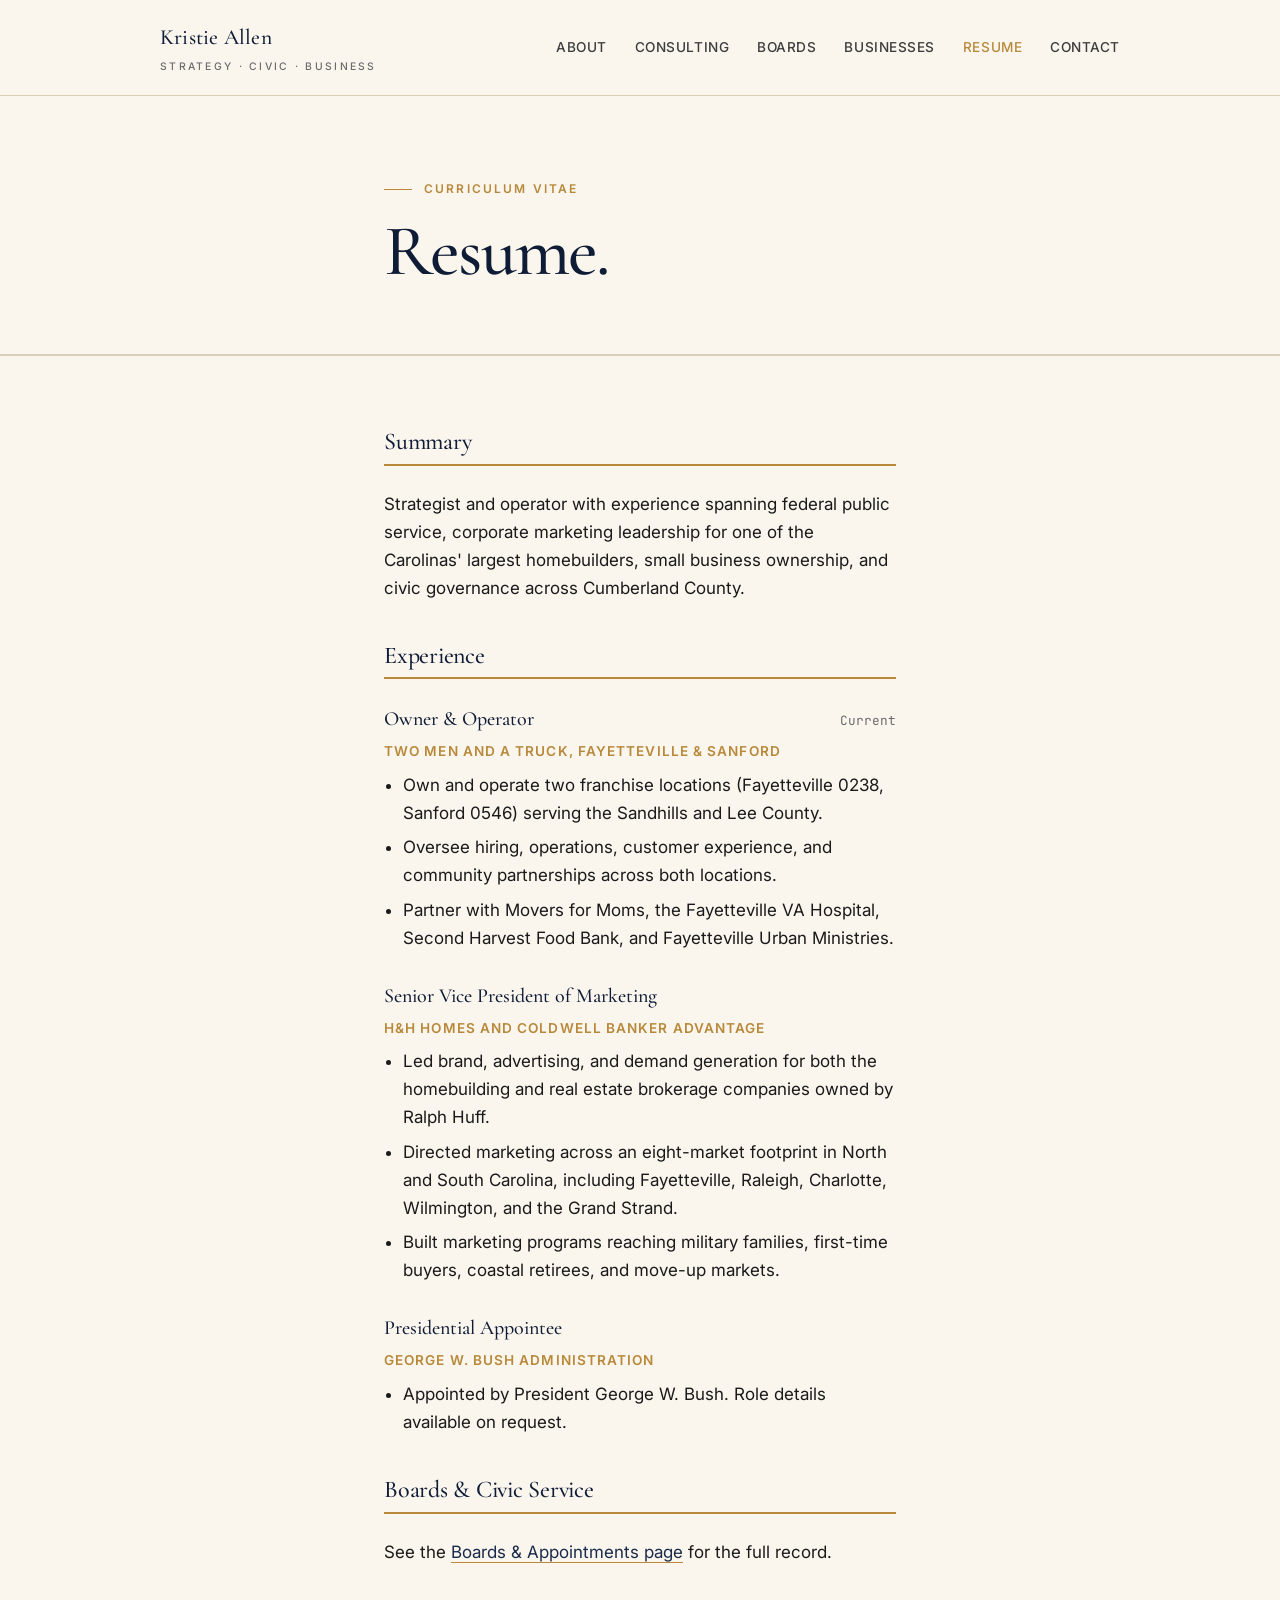
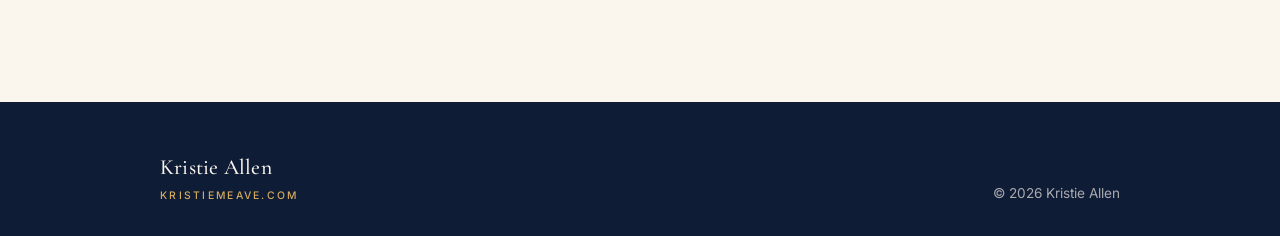
<file: resume.html>
<!doctype html>
<html lang="en">
<head>
<meta charset="utf-8">
<meta name="viewport" content="width=device-width, initial-scale=1">
<title>Resume &middot; Kristie Allen</title>
<link rel="preconnect" href="https://fonts.googleapis.com">
<link rel="preconnect" href="https://fonts.gstatic.com" crossorigin>
<link href="https://fonts.googleapis.com/css2?family=Cormorant+Garamond:ital,wght@0,400;0,500;0,600;1,400;1,500&family=Inter:wght@400;500;600;700&family=JetBrains+Mono:wght@400;500&display=swap" rel="stylesheet">
<link rel="stylesheet" href="assets/css/style.css">
</head>
<body>
<header class="site-header">
  <div class="site-header__inner">
    <a href="index.html" class="brand">Kristie Allen<small>Strategy &middot; Civic &middot; Business</small></a>
    <button class="nav__toggle" aria-label="Menu">&#9776;</button>
    <nav class="nav">
      <a href="about.html">About</a>
      <a href="consulting.html">Consulting</a>
      <a href="boards.html">Boards</a>
      <a href="businesses.html">Businesses</a>
      <a href="resume.html" class="active">Resume</a>
      <a href="contact.html">Contact</a>
    </nav>
  </div>
</header>
<section class="page-header">
  <div class="container--narrow">
    <span class="eyebrow">Curriculum Vitae</span>
    <h1>Resume.</h1>
  </div>
</section>
<section style="padding-top: 2rem;">
  <div class="container--narrow">
    <div class="resume-section">
      <h2>Summary</h2>
      <p>Strategist and operator with experience spanning federal public service, corporate marketing leadership for one of the Carolinas' largest homebuilders, small business ownership, and civic governance across Cumberland County.</p>
    </div>
    <div class="resume-section">
      <h2>Experience</h2>
      <div class="resume-item">
        <div class="resume-item__head">
          <div class="resume-item__title">Owner &amp; Operator</div>
          <div class="resume-item__dates">Current</div>
        </div>
        <div class="resume-item__org">Two Men and a Truck, Fayetteville &amp; Sanford</div>
        <ul>
          <li>Own and operate two franchise locations (Fayetteville 0238, Sanford 0546) serving the Sandhills and Lee County.</li>
          <li>Oversee hiring, operations, customer experience, and community partnerships across both locations.</li>
          <li>Partner with Movers for Moms, the Fayetteville VA Hospital, Second Harvest Food Bank, and Fayetteville Urban Ministries.</li>
        </ul>
      </div>
      <div class="resume-item">
        <div class="resume-item__head">
          <div class="resume-item__title">Senior Vice President of Marketing</div>
        </div>
        <div class="resume-item__org">H&amp;H Homes and Coldwell Banker Advantage</div>
        <ul>
          <li>Led brand, advertising, and demand generation for both the homebuilding and real estate brokerage companies owned by Ralph Huff.</li>
          <li>Directed marketing across an eight-market footprint in North and South Carolina, including Fayetteville, Raleigh, Charlotte, Wilmington, and the Grand Strand.</li>
          <li>Built marketing programs reaching military families, first-time buyers, coastal retirees, and move-up markets.</li>
        </ul>
      </div>
      <div class="resume-item">
        <div class="resume-item__head">
          <div class="resume-item__title">Presidential Appointee</div>
        </div>
        <div class="resume-item__org">George W. Bush Administration</div>
        <ul><li>Appointed by President George W. Bush. Role details available on request.</li></ul>
      </div>
    </div>
    <div class="resume-section">
      <h2>Boards &amp; Civic Service</h2>
      <p>See the <a href="boards.html">Boards &amp; Appointments page</a> for the full record.</p>
    </div>
  </div>
</section>
<footer class="site-footer">
  <div class="container">
    <a href="index.html" class="brand">Kristie Allen<small>kristiemeave.com</small></a>
    <p>&copy; <span id="year">2026</span> Kristie Allen</p>
  </div>
</footer>
<script src="assets/js/main.js"></script>
</body>
</html>
</file>
<file: assets/css/style.css>
/* kristiemeave.com, v1
   Editorial consultant aesthetic.
   Palette: deep navy, warm cream, antique gold accent. */

:root {
  --navy: #1a2a4a;
  --navy-deep: #0f1c36;
  --cream: #faf6ee;
  --cream-warm: #f3ecdc;
  --gold: #b8893a;
  --gold-soft: #d4ab5c;
  --ink: #1a1a1a;
  --ink-soft: #3d3d3d;
  --muted: #6b6b6b;
  --rule: #d9cfb8;
  --font-display: "Cormorant Garamond", Garamond, "Times New Roman", serif;
  --font-body: "Inter", -apple-system, BlinkMacSystemFont, "Segoe UI", sans-serif;
  --font-mono: "JetBrains Mono", "SF Mono", Menlo, monospace;
  --measure: 36rem;
  --measure-wide: 64rem;
}
* { box-sizing: border-box; }
html { scroll-behavior: smooth; }
body {
  margin: 0;
  background: var(--cream);
  color: var(--ink);
  font-family: var(--font-body);
  font-size: 17px;
  line-height: 1.65;
  -webkit-font-smoothing: antialiased;
}
img { max-width: 100%; height: auto; display: block; }
a { color: var(--navy); text-decoration: none; border-bottom: 1px solid var(--gold); transition: color .2s, border-color .2s; }
a:hover { color: var(--gold); border-color: var(--gold-soft); }

h1, h2, h3, h4 {
  font-family: var(--font-display);
  font-weight: 500;
  letter-spacing: -0.01em;
  color: var(--navy-deep);
  margin: 0 0 .5em;
}
h1 { font-size: clamp(2.5rem, 6vw, 4.5rem); line-height: 1.05; letter-spacing: -0.025em; }
h2 { font-size: clamp(1.75rem, 3.5vw, 2.5rem); line-height: 1.15; }
h3 { font-size: clamp(1.25rem, 2vw, 1.5rem); line-height: 1.25; }
h4 { font-size: 1.1rem; text-transform: uppercase; letter-spacing: 0.12em; font-family: var(--font-body); font-weight: 600; color: var(--gold); }
p { margin: 0 0 1.2em; max-width: var(--measure); }
.lead { font-family: var(--font-display); font-size: 1.5rem; line-height: 1.45; color: var(--ink-soft); font-weight: 400; max-width: 38rem; }

.eyebrow {
  font-family: var(--font-body);
  font-size: 0.75rem;
  font-weight: 600;
  letter-spacing: 0.18em;
  text-transform: uppercase;
  color: var(--gold);
  display: inline-block;
  margin-bottom: 1rem;
}
.eyebrow::before {
  content: "";
  display: inline-block;
  width: 28px;
  height: 1px;
  background: var(--gold);
  vertical-align: middle;
  margin-right: 12px;
}

.container { max-width: var(--measure-wide); margin: 0 auto; padding: 0 2rem; }
.container--narrow { max-width: var(--measure); margin: 0 auto; padding: 0 2rem; }
section { padding: clamp(3rem, 8vw, 6rem) 0; }
section + section { border-top: 1px solid var(--rule); }
.grid-2 { display: grid; grid-template-columns: 1fr 1fr; gap: 4rem; align-items: start; }
.grid-3 { display: grid; grid-template-columns: repeat(3, 1fr); gap: 2.5rem; }
@media (max-width: 820px) {
  .grid-2, .grid-3 { grid-template-columns: 1fr; gap: 2.5rem; }
}

.site-header {
  border-bottom: 1px solid var(--rule);
  position: sticky;
  top: 0;
  z-index: 50;
  backdrop-filter: blur(8px);
  background: rgba(250, 246, 238, 0.92);
}
.site-header__inner {
  max-width: var(--measure-wide);
  margin: 0 auto;
  padding: 1.25rem 2rem;
  display: flex;
  align-items: center;
  justify-content: space-between;
  gap: 2rem;
  position: relative;
}
.brand {
  font-family: var(--font-display);
  font-size: 1.35rem;
  font-weight: 500;
  color: var(--navy-deep);
  border: none;
  letter-spacing: 0.01em;
}
.brand:hover { color: var(--gold); }
.brand small {
  display: block;
  font-family: var(--font-body);
  font-size: 0.65rem;
  letter-spacing: 0.22em;
  text-transform: uppercase;
  color: var(--muted);
  font-weight: 500;
  margin-top: 2px;
}
.nav { display: flex; gap: 1.75rem; align-items: center; }
.nav a {
  font-family: var(--font-body);
  font-size: 0.85rem;
  letter-spacing: 0.04em;
  color: var(--ink-soft);
  border: none;
  text-transform: uppercase;
  font-weight: 500;
}
.nav a:hover, .nav a.active { color: var(--gold); }
.nav__toggle {
  display: none;
  background: none;
  border: none;
  font-size: 1.5rem;
  color: var(--navy);
  cursor: pointer;
  padding: 4px 8px;
}
@media (max-width: 820px) {
  .nav__toggle { display: block; }
  .nav {
    display: none;
    position: absolute;
    top: 100%;
    left: 0;
    right: 0;
    background: var(--cream);
    flex-direction: column;
    align-items: flex-start;
    gap: 0;
    padding: 1rem 2rem 2rem;
    border-bottom: 1px solid var(--rule);
  }
  .nav.is-open { display: flex; }
  .nav a { padding: 0.75rem 0; width: 100%; border-bottom: 1px solid var(--rule); }
  .nav a:last-child { border-bottom: none; }
}

.hero { padding: clamp(4rem, 10vw, 8rem) 0 clamp(3rem, 8vw, 6rem); position: relative; overflow: hidden; }
.hero::before {
  content: "";
  position: absolute;
  top: 0; right: 0;
  width: 50%;
  height: 100%;
  background: radial-gradient(ellipse at top right, rgba(184, 137, 58, 0.08), transparent 60%);
  pointer-events: none;
}
.hero__grid {
  display: grid;
  grid-template-columns: 1.3fr 1fr;
  gap: 4rem;
  align-items: center;
  position: relative;
}
@media (max-width: 820px) {
  .hero__grid { grid-template-columns: 1fr; gap: 2.5rem; }
}
.hero__portrait {
  aspect-ratio: 4 / 5;
  background: var(--cream-warm);
  border: 1px solid var(--rule);
  position: relative;
  overflow: hidden;
}
.hero__portrait img {
  width: 100%;
  height: 100%;
  object-fit: cover;
  display: block;
  filter: saturate(0.95) contrast(1.02);
}
.hero__portrait:not(:has(img))::after {
  content: "Portrait";
  position: absolute;
  inset: 0;
  display: flex;
  align-items: center;
  justify-content: center;
  font-family: var(--font-display);
  font-style: italic;
  color: var(--muted);
  font-size: 1.1rem;
}

.pillar { padding: 1.5rem 0; }
.pillar h3 { margin-bottom: 0.5rem; }
.pillar__num {
  font-family: var(--font-display);
  font-style: italic;
  font-size: 1.1rem;
  color: var(--gold);
  margin-bottom: 0.75rem;
  display: block;
}

.currently { background: var(--navy-deep); color: var(--cream); padding: 3rem 0; border-top: none; }
.currently h4 { color: var(--gold-soft); margin-bottom: 1.5rem; }
.currently .item { padding: 0.6rem 0; border-bottom: 1px solid rgba(212, 171, 92, 0.18); font-family: var(--font-body); }
.currently .item:last-child { border-bottom: none; }
.currently .item__role { color: var(--gold-soft); font-size: 0.8rem; letter-spacing: 0.08em; text-transform: uppercase; }
.currently .item__org { font-family: var(--font-display); font-size: 1.25rem; color: var(--cream); margin-top: 2px; }

.btn {
  display: inline-block;
  font-family: var(--font-body);
  font-size: 0.85rem;
  font-weight: 600;
  letter-spacing: 0.1em;
  text-transform: uppercase;
  padding: 1rem 2rem;
  border: 1px solid var(--navy);
  background: var(--navy);
  color: var(--cream);
  cursor: pointer;
  transition: all .2s;
}
.btn:hover { background: var(--navy-deep); color: var(--cream); border-color: var(--navy-deep); }
.btn--ghost { background: transparent; color: var(--navy); }
.btn--ghost:hover { background: var(--navy); color: var(--cream); }
.btn--gold { background: var(--gold); border-color: var(--gold); color: var(--cream); }
.btn--gold:hover { background: var(--navy-deep); border-color: var(--navy-deep); }
.cta-row { display: flex; gap: 1rem; flex-wrap: wrap; margin-top: 2rem; }

.entry {
  padding: 2rem 0;
  border-bottom: 1px solid var(--rule);
  display: grid;
  grid-template-columns: 8rem 1fr;
  gap: 2rem;
  align-items: start;
}
.entry:last-child { border-bottom: none; }
.entry__dates { font-family: var(--font-mono); font-size: 0.8rem; color: var(--muted); letter-spacing: 0.04em; padding-top: 6px; }
.entry__role { color: var(--gold); font-size: 0.75rem; letter-spacing: 0.16em; text-transform: uppercase; font-weight: 600; margin-bottom: 4px; }
.entry__org { font-family: var(--font-display); font-size: 1.5rem; color: var(--navy-deep); margin-bottom: 0.5rem; line-height: 1.2; }
.entry__detail { color: var(--ink-soft); margin: 0; }
@media (max-width: 720px) {
  .entry { grid-template-columns: 1fr; gap: 0.5rem; }
  .entry__dates { order: -1; }
}

.group-heading {
  font-family: var(--font-body);
  font-size: 0.75rem;
  font-weight: 600;
  letter-spacing: 0.2em;
  text-transform: uppercase;
  color: var(--gold);
  padding-bottom: 1rem;
  border-bottom: 2px solid var(--gold);
  margin: 4rem 0 1rem;
}
.group-heading:first-child { margin-top: 0; }

.practice { padding: 2.5rem 0; border-bottom: 1px solid var(--rule); }
.practice:last-child { border-bottom: none; }
.practice__num {
  font-family: var(--font-display);
  font-style: italic;
  color: var(--gold);
  font-size: 1rem;
  letter-spacing: 0.05em;
  display: block;
  margin-bottom: 0.5rem;
}
.practice h3 { margin-bottom: 0.75rem; font-size: 1.75rem; }

.business {
  display: grid;
  grid-template-columns: 1.2fr 1fr;
  gap: 3rem;
  padding: 3rem 0;
  border-bottom: 1px solid var(--rule);
  align-items: center;
}
.business:nth-child(even) > .business__media { order: -1; }
.business:last-child { border-bottom: none; }
.business__media {
  aspect-ratio: 4 / 3;
  background: var(--cream-warm);
  border: 1px solid var(--rule);
  position: relative;
}
.business__media::after {
  content: "Image";
  position: absolute;
  inset: 0;
  display: flex; align-items: center; justify-content: center;
  font-family: var(--font-display); font-style: italic; color: var(--muted);
}
.business h3 { font-size: 2rem; }
.business__meta { font-size: 0.8rem; letter-spacing: 0.14em; text-transform: uppercase; color: var(--gold); margin-bottom: 0.5rem; font-weight: 600; }
@media (max-width: 820px) {
  .business { grid-template-columns: 1fr; gap: 1.5rem; }
  .business:nth-child(even) > .business__media { order: 0; }
}

.resume-section { margin: 2.5rem 0; }
.resume-section h2 {
  border-bottom: 2px solid var(--gold);
  padding-bottom: 0.5rem;
  margin-bottom: 1.5rem;
  font-size: 1.5rem;
}
.resume-item { margin-bottom: 1.75rem; }
.resume-item__head { display: flex; justify-content: space-between; align-items: baseline; gap: 1rem; flex-wrap: wrap; margin-bottom: 0.25rem; }
.resume-item__title { font-family: var(--font-display); font-size: 1.25rem; color: var(--navy-deep); font-weight: 500; }
.resume-item__dates { font-family: var(--font-mono); font-size: 0.8rem; color: var(--muted); }
.resume-item__org { color: var(--gold); font-size: 0.85rem; letter-spacing: 0.08em; text-transform: uppercase; font-weight: 600; margin-bottom: 0.5rem; }
.resume-item ul { margin: 0.5rem 0 0 1.2rem; padding: 0; }
.resume-item li { margin-bottom: 0.4rem; }

.download-row {
  background: var(--cream-warm);
  padding: 1.25rem 1.5rem;
  border-left: 3px solid var(--gold);
  margin-bottom: 2.5rem;
  display: flex;
  justify-content: space-between;
  align-items: center;
  gap: 1rem;
  flex-wrap: wrap;
}

.contact-grid { display: grid; grid-template-columns: 1fr 1.5fr; gap: 4rem; }
@media (max-width: 820px) { .contact-grid { grid-template-columns: 1fr; gap: 2.5rem; } }
.contact-info p { font-family: var(--font-display); font-size: 1.15rem; color: var(--ink-soft); }
.contact-info .label { font-family: var(--font-body); font-size: 0.7rem; letter-spacing: 0.18em; text-transform: uppercase; color: var(--gold); margin-bottom: 0.25rem; }
.contact-info .block { margin-bottom: 1.75rem; }
.form-field { margin-bottom: 1.5rem; }
.form-field label {
  display: block;
  font-size: 0.7rem;
  letter-spacing: 0.16em;
  text-transform: uppercase;
  font-weight: 600;
  color: var(--ink-soft);
  margin-bottom: 0.5rem;
}
.form-field input,
.form-field select,
.form-field textarea {
  width: 100%;
  font-family: var(--font-body);
  font-size: 1rem;
  padding: 0.85rem 1rem;
  background: var(--cream-warm);
  border: 1px solid var(--rule);
  color: var(--ink);
  border-radius: 0;
  transition: border-color .2s, background .2s;
}
.form-field input:focus,
.form-field select:focus,
.form-field textarea:focus {
  outline: none;
  border-color: var(--gold);
  background: #fff;
}
.form-field textarea { min-height: 150px; resize: vertical; }
.form-field--honey { position: absolute; left: -9999px; }
.form-status { padding: 1rem; margin-top: 1rem; border-left: 3px solid var(--gold); background: var(--cream-warm); display: none; }
.form-status.is-visible { display: block; }
.form-status.is-error { border-color: #a13a3a; color: #6f2424; }

.site-footer { background: var(--navy-deep); color: var(--cream); padding: 3rem 0 2rem; }
.site-footer .container { display: flex; justify-content: space-between; gap: 2rem; flex-wrap: wrap; align-items: flex-end; }
.site-footer .brand { color: var(--cream); }
.site-footer .brand small { color: var(--gold-soft); }
.site-footer p { font-size: 0.85rem; color: rgba(250, 246, 238, 0.65); margin: 0; }
.site-footer a { color: var(--gold-soft); border-color: rgba(212, 171, 92, 0.4); }

.page-header { padding: clamp(3rem, 6vw, 5rem) 0 clamp(2rem, 4vw, 3rem); border-bottom: 1px solid var(--rule); }
.page-header h1 { margin-bottom: 1rem; }
.page-header .lead { margin: 0; }

.preview-notice {
  background: var(--gold);
  color: var(--cream);
  padding: 0.5rem 1rem;
  text-align: center;
  font-size: 0.75rem;
  letter-spacing: 0.08em;
  text-transform: uppercase;
  font-weight: 600;
}

/* ============================================================
   Mobile refinements (phones and small tablets)
   ============================================================ */
@media (max-width: 820px) {
  body { font-size: 16px; line-height: 1.6; }
  .container,
  .container--narrow,
  .site-header__inner,
  .currently > .container,
  .site-footer .container { padding-left: 1.25rem; padding-right: 1.25rem; }
  section { padding: 3rem 0; }

  /* Header shrinks */
  .site-header__inner { padding-top: 0.85rem; padding-bottom: 0.85rem; gap: 1rem; }
  .brand { font-size: 1.15rem; }
  .brand small { font-size: 0.55rem; letter-spacing: 0.18em; }
  .nav__toggle { font-size: 1.75rem; padding: 8px 12px; min-width: 44px; min-height: 44px; }
  .nav a { font-size: 1rem; padding: 1rem 0; }

  /* Hero: full width, portrait sized appropriately */
  .hero { padding: 2.5rem 0 2rem; }
  .hero__grid { gap: 2rem; }
  .hero__portrait { max-width: 320px; margin: 0 auto; }
  .hero::before { display: none; }
  h1 { font-size: clamp(2rem, 9vw, 2.75rem); line-height: 1.1; }
  .lead { font-size: 1.15rem; line-height: 1.45; }

  /* Pillars: more breathable spacing */
  .pillar { padding: 0; }
  .pillar + .pillar { padding-top: 1.5rem; border-top: 1px solid var(--rule); }

  /* Currently strip: tighter rows */
  .currently { padding: 2.5rem 0; }
  .currently .item__org { font-size: 1.05rem; line-height: 1.3; }

  /* Buttons: full-width friendly, big enough to tap */
  .cta-row { flex-direction: column; gap: 0.75rem; align-items: stretch; }
  .btn { width: 100%; text-align: center; padding: 1.1rem 1.5rem; font-size: 0.9rem; min-height: 48px; }

  /* Board/resume entries: single column always */
  .entry { grid-template-columns: 1fr; gap: 0.5rem; padding: 1.5rem 0; }
  .entry__dates { order: -1; font-size: 0.75rem; }
  .entry__org { font-size: 1.25rem; }
  .group-heading { margin-top: 2.5rem; font-size: 0.7rem; }

  /* Business rows: image on top */
  .business { grid-template-columns: 1fr; gap: 1.25rem; padding: 2rem 0; }
  .business:nth-child(even) > .business__media { order: 0; }
  .business h3 { font-size: 1.5rem; }

  /* Resume items */
  .resume-item__title { font-size: 1.15rem; }
  .resume-section h2 { font-size: 1.35rem; }
  .download-row { padding: 1rem 1.25rem; }

  /* Practice list */
  .practice h3 { font-size: 1.35rem; }

  /* Contact grid single column, textarea taller */
  .contact-grid { grid-template-columns: 1fr; gap: 2rem; }
  .form-field input,
  .form-field select,
  .form-field textarea { font-size: 16px; min-height: 48px; }
  .form-field textarea { min-height: 140px; }

  /* Footer stacks */
  .site-footer { padding: 2.5rem 0 2rem; text-align: center; }
  .site-footer .container { flex-direction: column; align-items: center; gap: 1.25rem; }
  .site-footer p { font-size: 0.8rem; }
  .site-footer .brand small { margin-top: 4px; }

  /* Page headers less punishing */
  .page-header { padding: 2.5rem 0 2rem; }

  /* Any text set to huge sizes should wrap neatly */
  h1, h2, h3 { word-break: break-word; overflow-wrap: anywhere; }

  /* Make the nav fully usable when open */
  .nav { padding: 0.5rem 1.25rem 1.5rem; }

  /* The currently section's "see full record" link */
  .currently p { font-size: 0.9rem; }
}

/* Very small phones */
@media (max-width: 400px) {
  .container,
  .container--narrow,
  .site-header__inner { padding-left: 1rem; padding-right: 1rem; }
  h1 { font-size: 1.85rem; }
  .brand { font-size: 1rem; }
  .brand small { display: none; }
}
</file>
